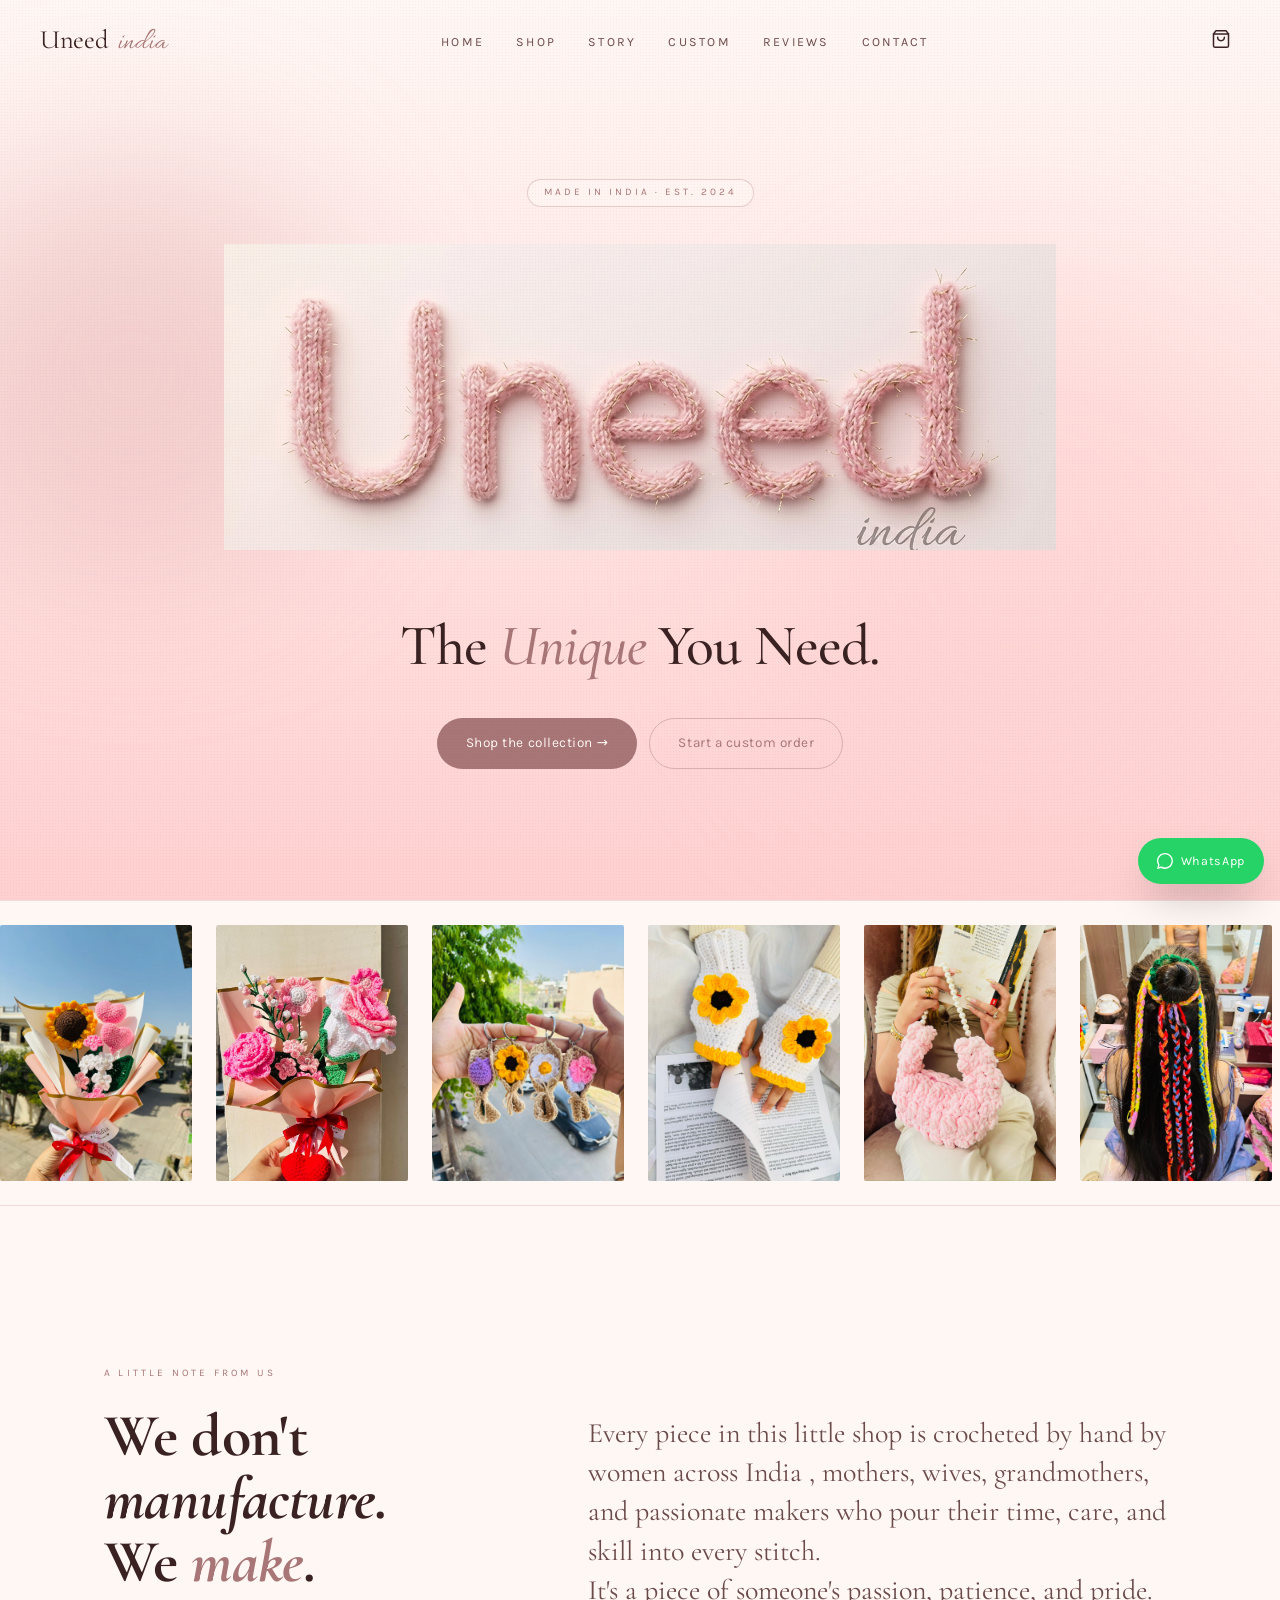
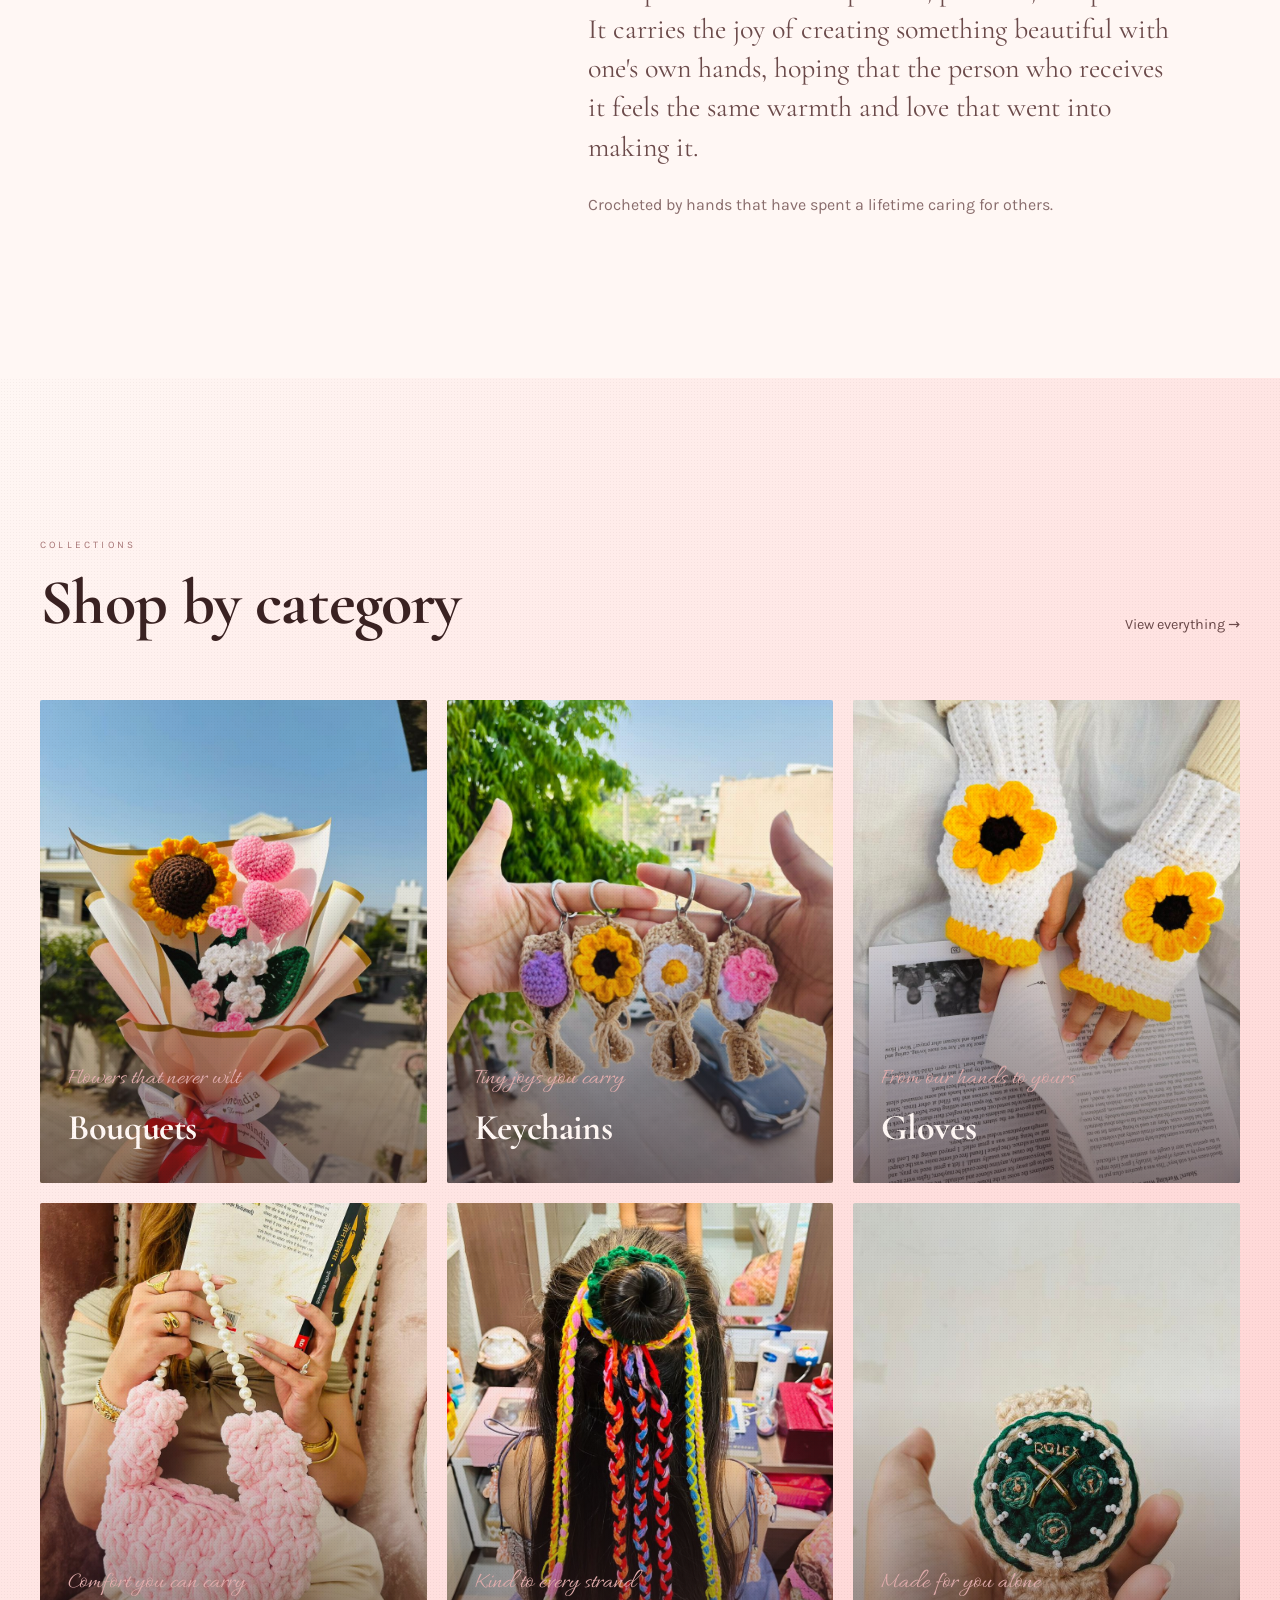
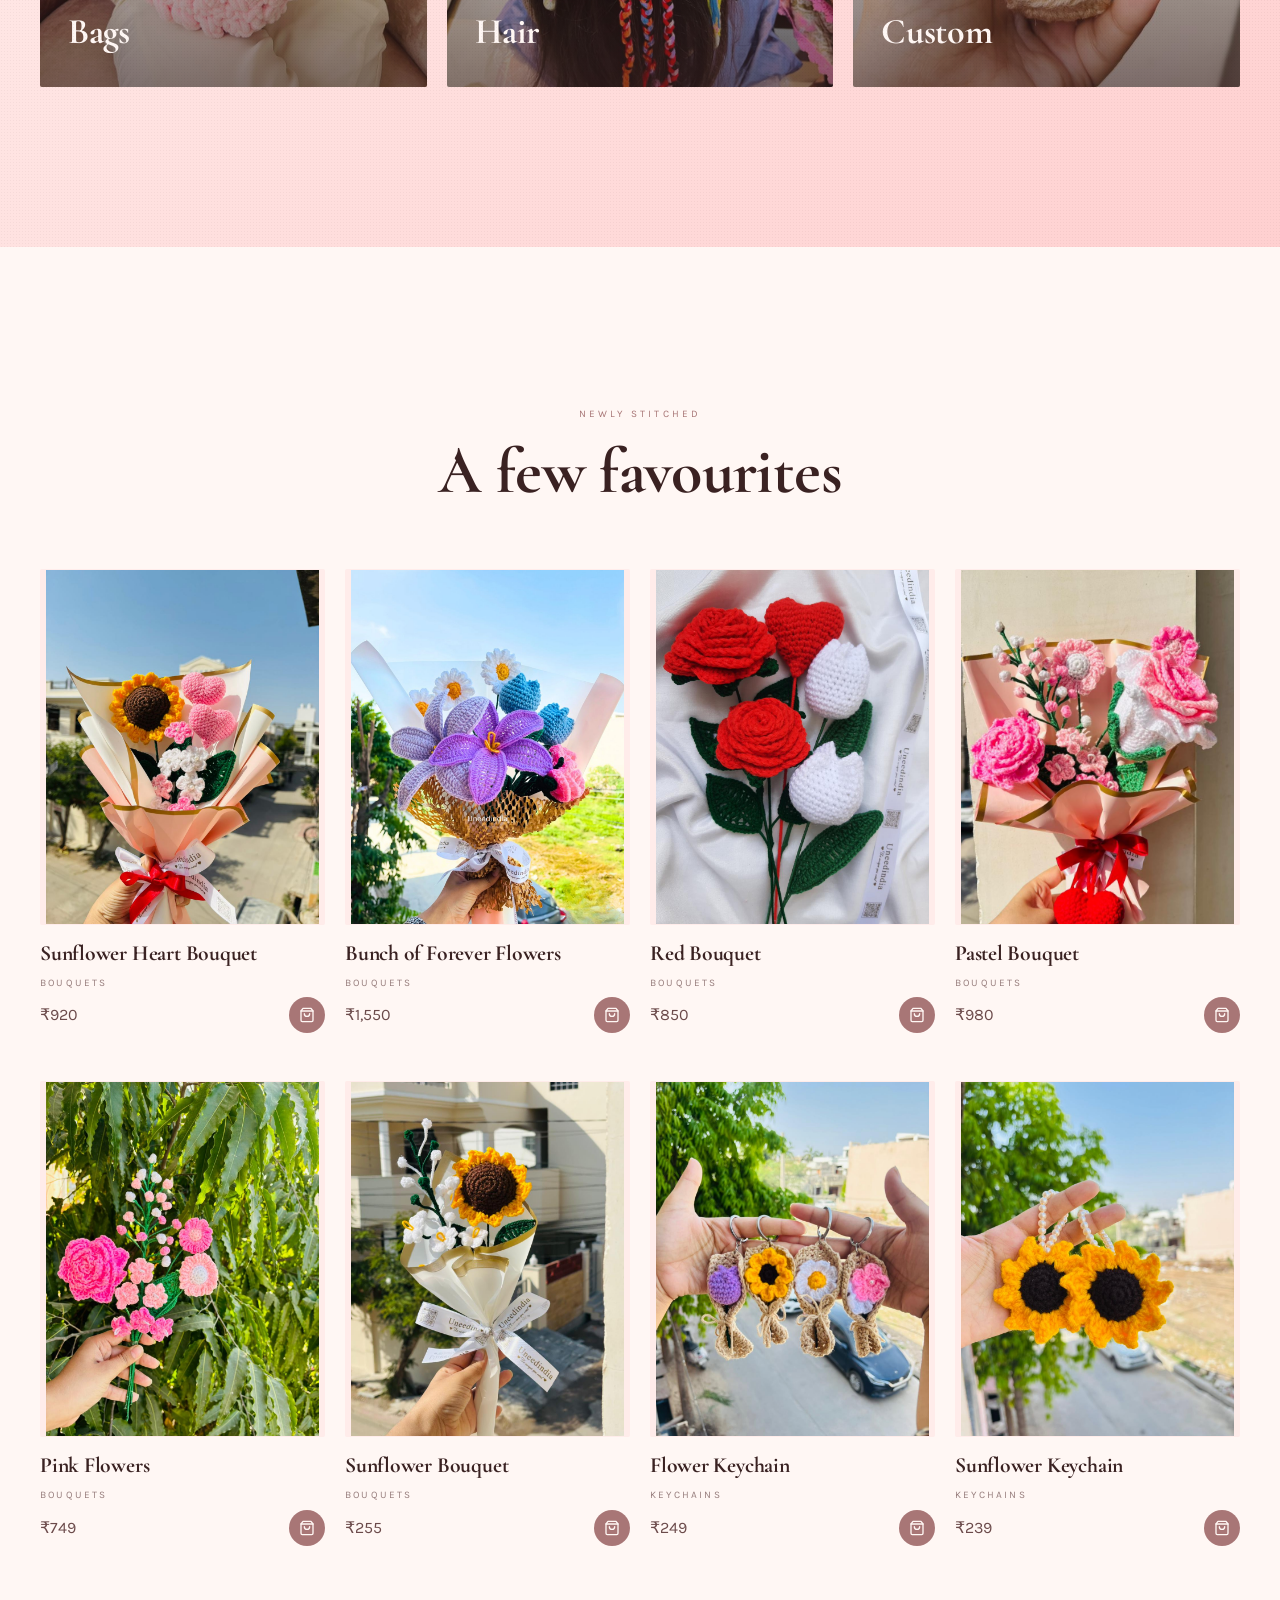
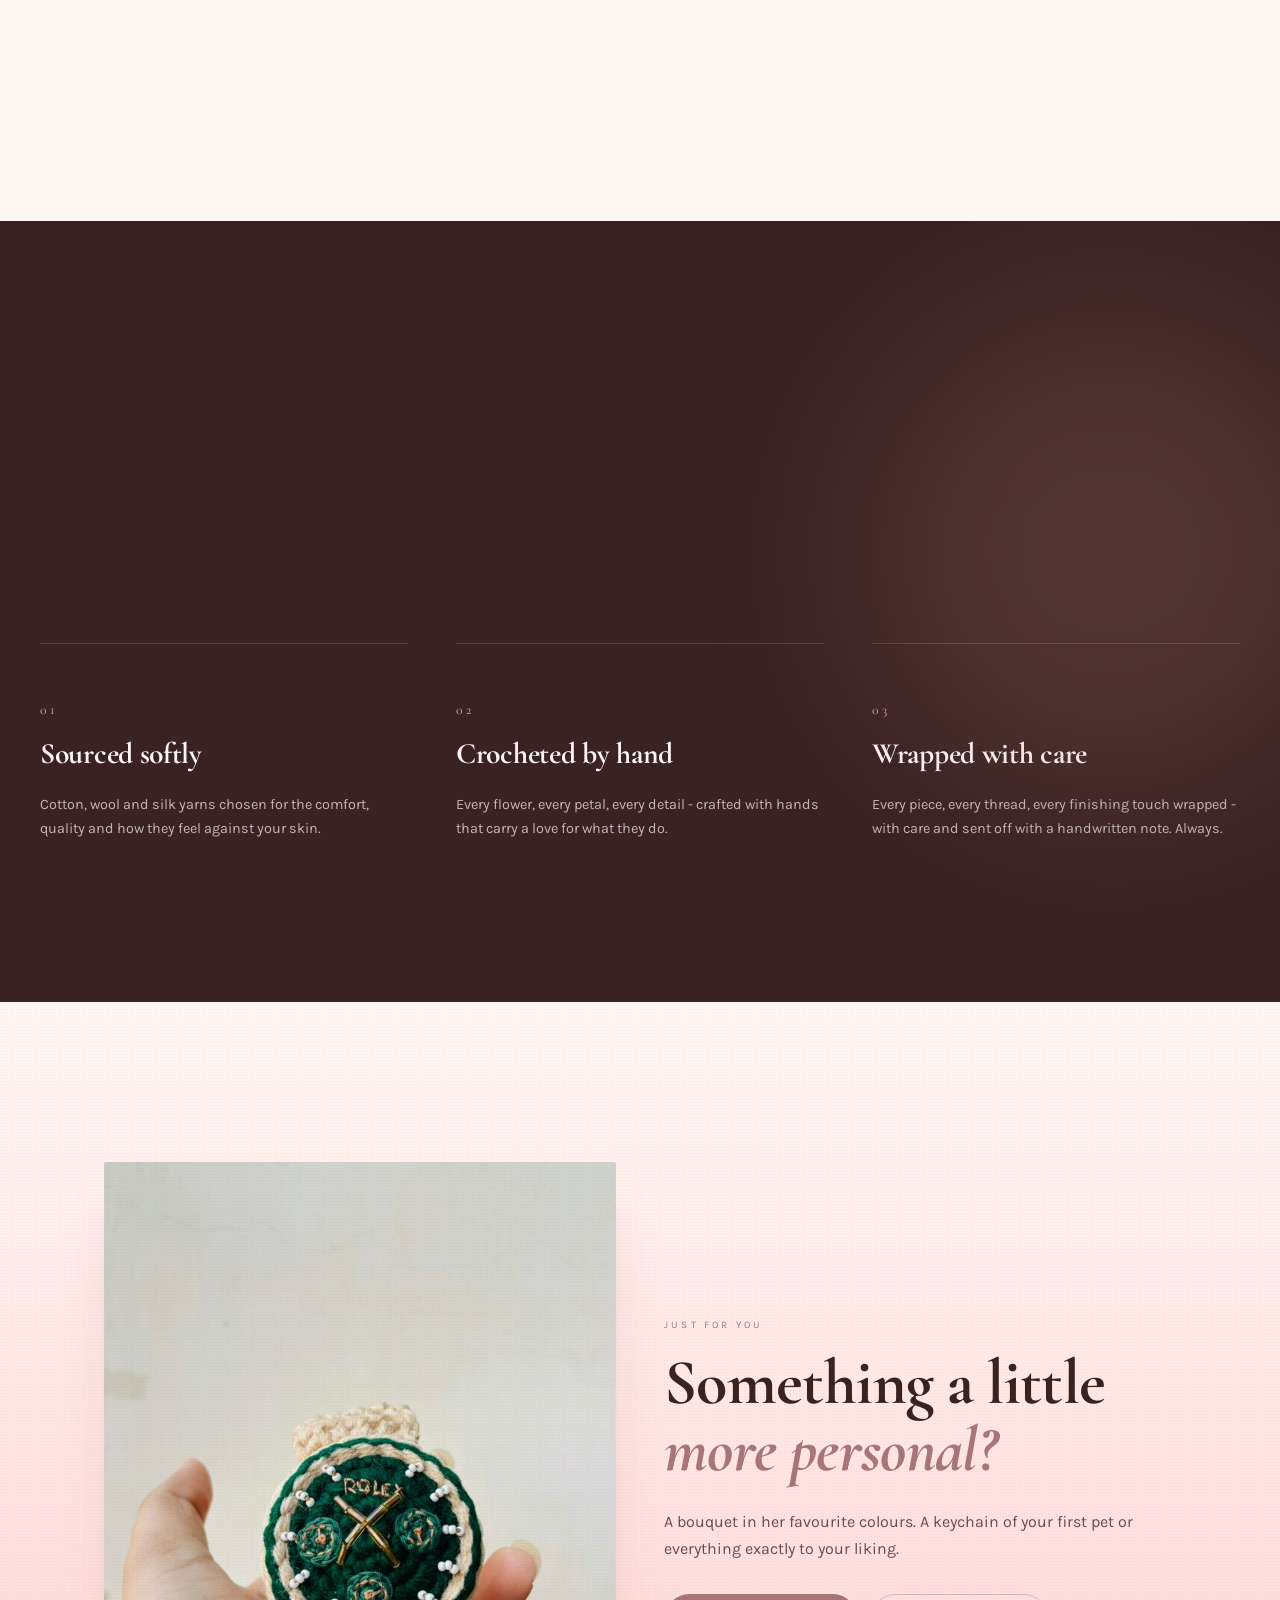
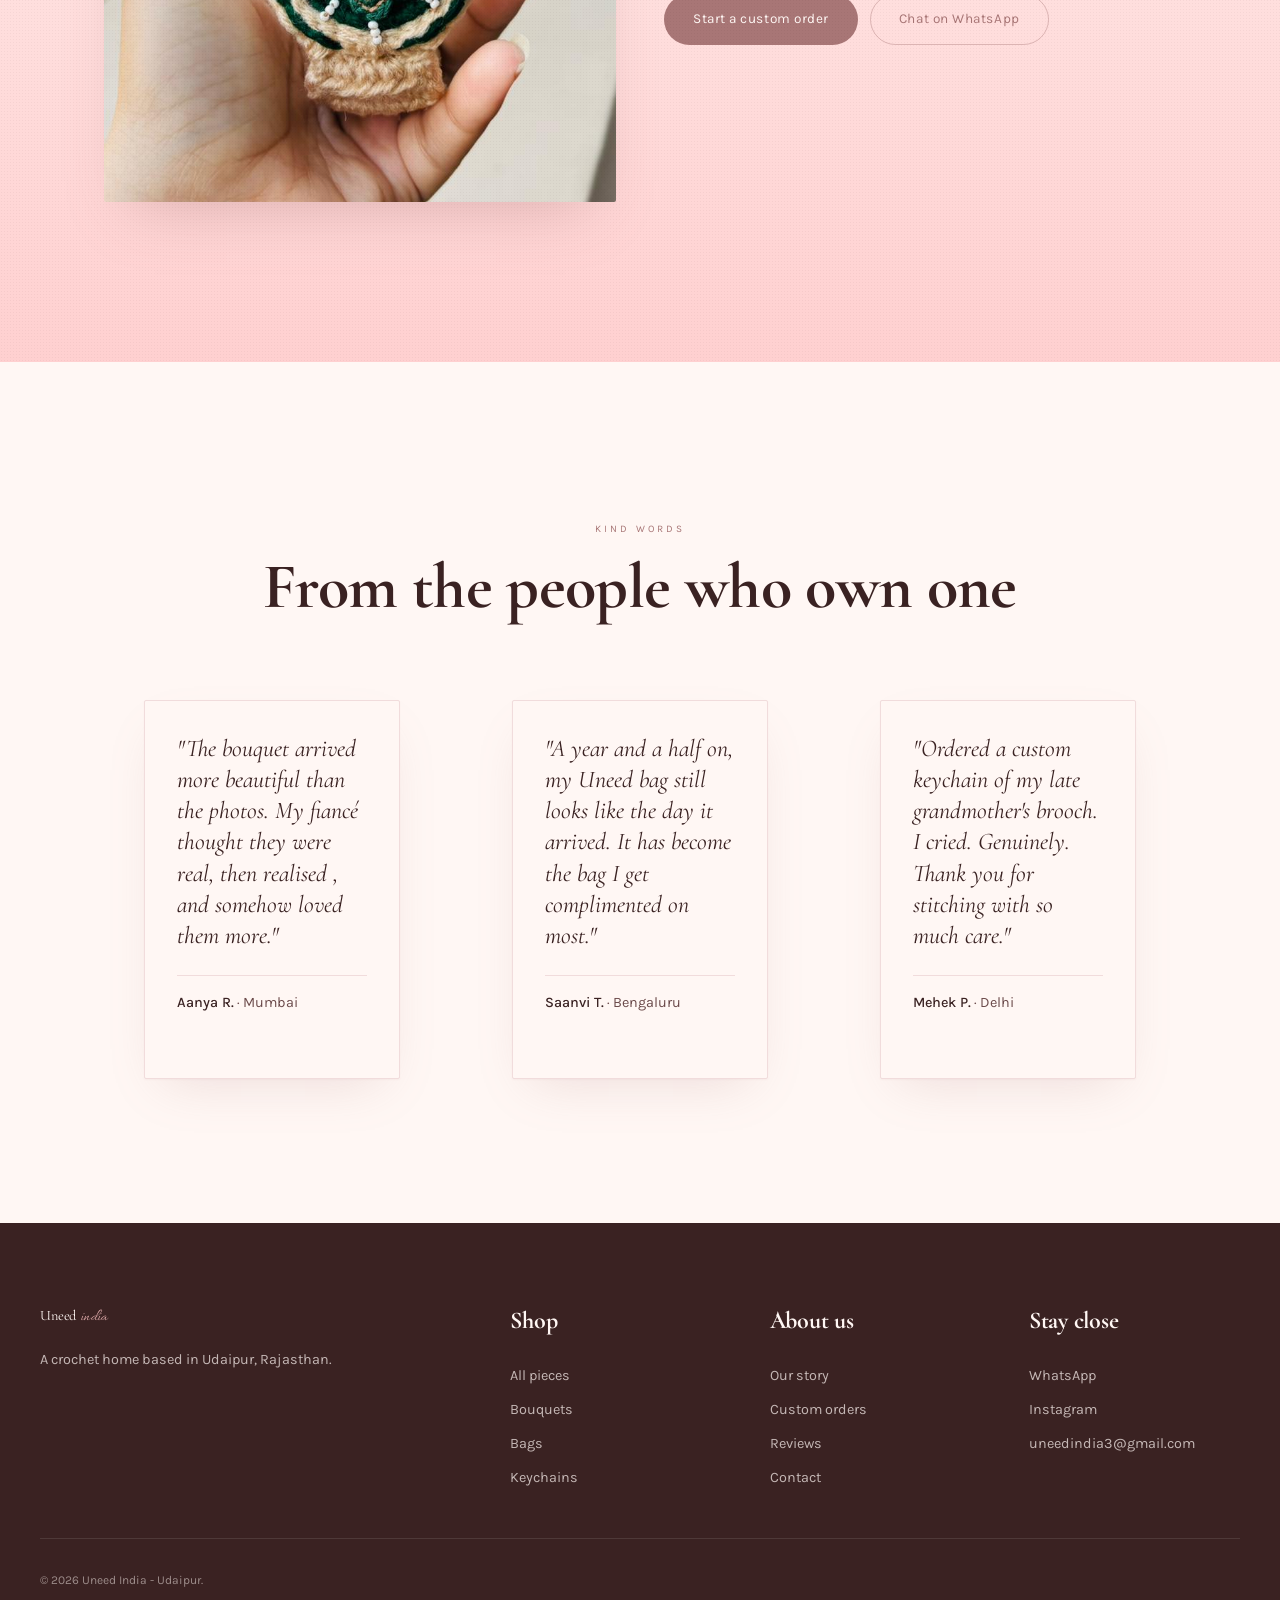
<file: index.html>
<!DOCTYPE html>
<html lang="en">
<head>
<meta charset="UTF-8">
<meta name="viewport" content="width=device-width,initial-scale=1">
<title>UneedIndia , Premium Handcrafted Crochet</title>
<meta name="description" content="Handmade crochet bouquets, bags, keychains, gloves and bespoke keepsakes , stitched slowly, one petal at a time.">
<link rel="preconnect" href="https://fonts.googleapis.com">
<link rel="preconnect" href="https://fonts.gstatic.com" crossorigin>
<link href="https://fonts.googleapis.com/css2?family=Cormorant+Garamond:ital,wght@0,400;0,500;0,600;1,400;1,500&family=Karla:wght@300;400;500;600&family=Allura&display=swap" rel="stylesheet">
<link rel="stylesheet" href="assets/css/style.css">
</head>
<body>
<header class="site-header"></header>

<!-- HERO -->
<section class="hero bg-gradient-blush grain">
 <div class="blob a"></div><div class="blob b"></div>
 <span class="hero-tag">Made in India · est. 2024</span>

 <div class="knit-stage" aria-label="Uneed , handcrafted">
 <div class="knit-frame">
 <img class="knit-img" src="assets/images/uneed-knit.png" alt="Uneed , handcrafted in India" />
 <div class="knit-veil" aria-hidden="true"></div>

 <!-- Magic wand: glides along the reveal edge, bobbing gently, trailing sparkles -->
 <div class="wand-rig" aria-hidden="true">
 <div class="wand-orbit">
 <img class="wand-img" src="assets/images/uneed-wand.png" alt="" />
 <span class="wand-spark s1"></span>
 <span class="wand-spark s2"></span>
 <span class="wand-spark s3"></span>
 <span class="wand-spark s4"></span>
 <span class="wand-spark s5"></span>
 <span class="wand-spark s6"></span>
 <span class="wand-spark star t1"></span>
 <span class="wand-spark star t2"></span>
 <span class="wand-spark star t3"></span>
 </div>
 <span class="wand-glow"></span>
 </div>
 </div>
 </div>


 <h1 class="hero-title text-balance">The <span class="accent">Unique</span> You Need.</h1>


 



 <div class="cta">
 <a href="shop.html" class="btn btn-primary">Shop the collection →</a>
 <a href="custom.html" class="btn btn-outline">Start a custom order</a>
 </div>
</section>

<!-- MARQUEE -->
<section class="marquee">
 <div class="marquee-track" id="marquee-track"></div>
</section>

<!-- EDITORIAL -->
<section class="section">
 <div class="container-sm">
 <div class="editorial">
 <div class="reveal">
 <p class="eyebrow">A Little Note From Us</p>
 <h2>We don't <span class="italic">manufacture</span>.<br>We <span class="italic" style="color:var(--rose)">make</span>.</h2>
 </div>
 <div class="reveal body">
 Every piece in this little shop is crocheted by hand by women across India , mothers, wives, grandmothers, and passionate makers who pour their time, care, and skill into every stitch. <br>
 It's a piece of someone's passion, patience, and pride. <br>It carries the joy of creating something beautiful with one's own hands, hoping that the person who receives it feels the same warmth and love that went into making it.


 <small>Crocheted by hands that have spent a lifetime caring for others. </small>
 </div>
 </div>
 </div>
</section>

<!-- CATEGORIES -->
<section class="section bg-gradient-warm grain">
 <div class="container">
 <div class="reveal" style="display:flex;justify-content:space-between;align-items:end;flex-wrap:wrap;gap:1rem;margin-bottom:4rem">
 <div>
 <p class="eyebrow">Collections</p>
 <h2 class="section-title mt-4">Shop by category</h2>
 </div>
 <a href="shop.html" style="font-size:.9rem;color:var(--clay)">View everything →</a>
 </div>
 <div class="cat-grid" id="cat-grid"></div>
 </div>
</section>

<!-- FEATURED -->
<section class="section">
 <div class="container">
 <div class="reveal text-center mb-16">
 <p class="eyebrow">Newly stitched</p>
 <h2 class="section-title mt-4">A few favourites</h2>
 </div>
 <div class="prod-grid" id="featured-grid"></div>
 <div class="reveal text-center mt-16">
 <a href="shop.html" class="btn btn-outline">View the full collection →</a>
 </div>
 </div>
</section>

<!-- PROCESS -->
<section class="dark-sec">
 <div class="blob"></div>
 <div class="container">
 <div class="reveal">
 <p class="eyebrow">The process</p>
 <h2 class="mt-4">Every little step<br><span class="accent">that makes the big final.</span></h2>
 </div>
 <div class="process-grid">
 <div class="reveal step"><div class="n">01</div><h3>Sourced softly</h3><p>Cotton, wool and silk yarns chosen for the comfort, quality and how they feel against your skin.</p></div>
 <div class="reveal step"><div class="n">02</div><h3>Crocheted by hand</h3><p>Every flower, every petal, every detail - crafted with hands that carry a love for what they do.</p></div>
 <div class="reveal step"><div class="n">03</div><h3>Wrapped with care</h3><p>Every piece, every thread, every finishing touch wrapped - with care and sent off with a handwritten note. Always.</p></div>
 </div>
 </div>
</section>

<!-- CUSTOM CTA -->
<section class="section bg-gradient-blush grain">
 <div class="container-sm">
 <div class="cta-split">
 <div class="reveal pic shadow-petal"><img src="assets/products/img26.jpeg" alt="Custom crochet piece"></div>
 <div class="reveal">
 <p class="eyebrow">Just for you</p>
 <h2 class="section-title mt-4">Something a little<br><span class="accent">more personal?</span></h2>
 <p style="margin-top:1.5rem;color:var(--clay);line-height:1.7;max-width:30rem">A bouquet in her favourite colours. A keychain of your first pet or everything exactly to your liking.</p>
 <div style="display:flex;flex-wrap:wrap;gap:.75rem;margin-top:2rem">
 <a href="custom.html" class="btn btn-primary">Start a custom order</a>
 <a href="https://wa.me/919588836494" target="_blank" rel="noreferrer" class="btn btn-outline">Chat on WhatsApp</a>
 </div>
 </div>
 </div>
 </div>
</section>

<!-- TESTIMONIALS -->
<section class="section" style="background:var(--cream)">
 <div class="container-sm">
 <div class="reveal text-center mb-16">
 <p class="eyebrow">Kind words</p>
 <h2 class="section-title mt-4">From the people who own one</h2>
 </div>
 <div class="testi-grid">
 <figure class="reveal testi"><p class="q">"The bouquet arrived more beautiful than the photos. My fiancé thought they were real, then realised , and somehow loved them more."</p><figcaption><strong>Aanya R.</strong> · Mumbai</figcaption></figure>
 <figure class="reveal testi"><p class="q">"A year and a half on, my Uneed bag still looks like the day it arrived. It has become the bag I get complimented on most."</p><figcaption><strong>Saanvi T.</strong> · Bengaluru</figcaption></figure>
 <figure class="reveal testi"><p class="q">"Ordered a custom keychain of my late grandmother's brooch. I cried. Genuinely. Thank you for stitching with so much care."</p><figcaption><strong>Mehek P.</strong> · Delhi</figcaption></figure>
 </div>
 </div>
</section>

<footer class="site-footer"></footer>
<div class="sticky-cta"></div>

<script src="assets/js/data.js"></script>
<script src="assets/js/app.js"></script>
<script>
 // marquee
 const m = document.getElementById("marquee-track");
 const imgs = [1,7,11,16,19,25,22,30,5,8,13,20];
 m.innerHTML = [...imgs, ...imgs].map(n => `<div class="tile"><img src="${IMG(n)}" alt="" loading="lazy"></div>`).join("");

 // categories
 const cg = document.getElementById("cat-grid");
 cg.innerHTML = CATEGORIES.map(c => `
 <a href="category.html?slug=${c.slug}" class="cat-card reveal">
 <img src="${IMG(c.cover)}" alt="${c.name}" loading="lazy">
 <div class="overlay"></div>
 <div class="label"><p class="tagline">${c.tagline}</p><h3>${c.name}</h3></div>
 </a>`).join("");

 // featured
 const fg = document.getElementById("featured-grid");
 PRODUCTS.slice(0, 8).forEach(p => fg.appendChild(renderProductCard(p)));
 setupReveal();
</script>
</body>
</html>
</file>
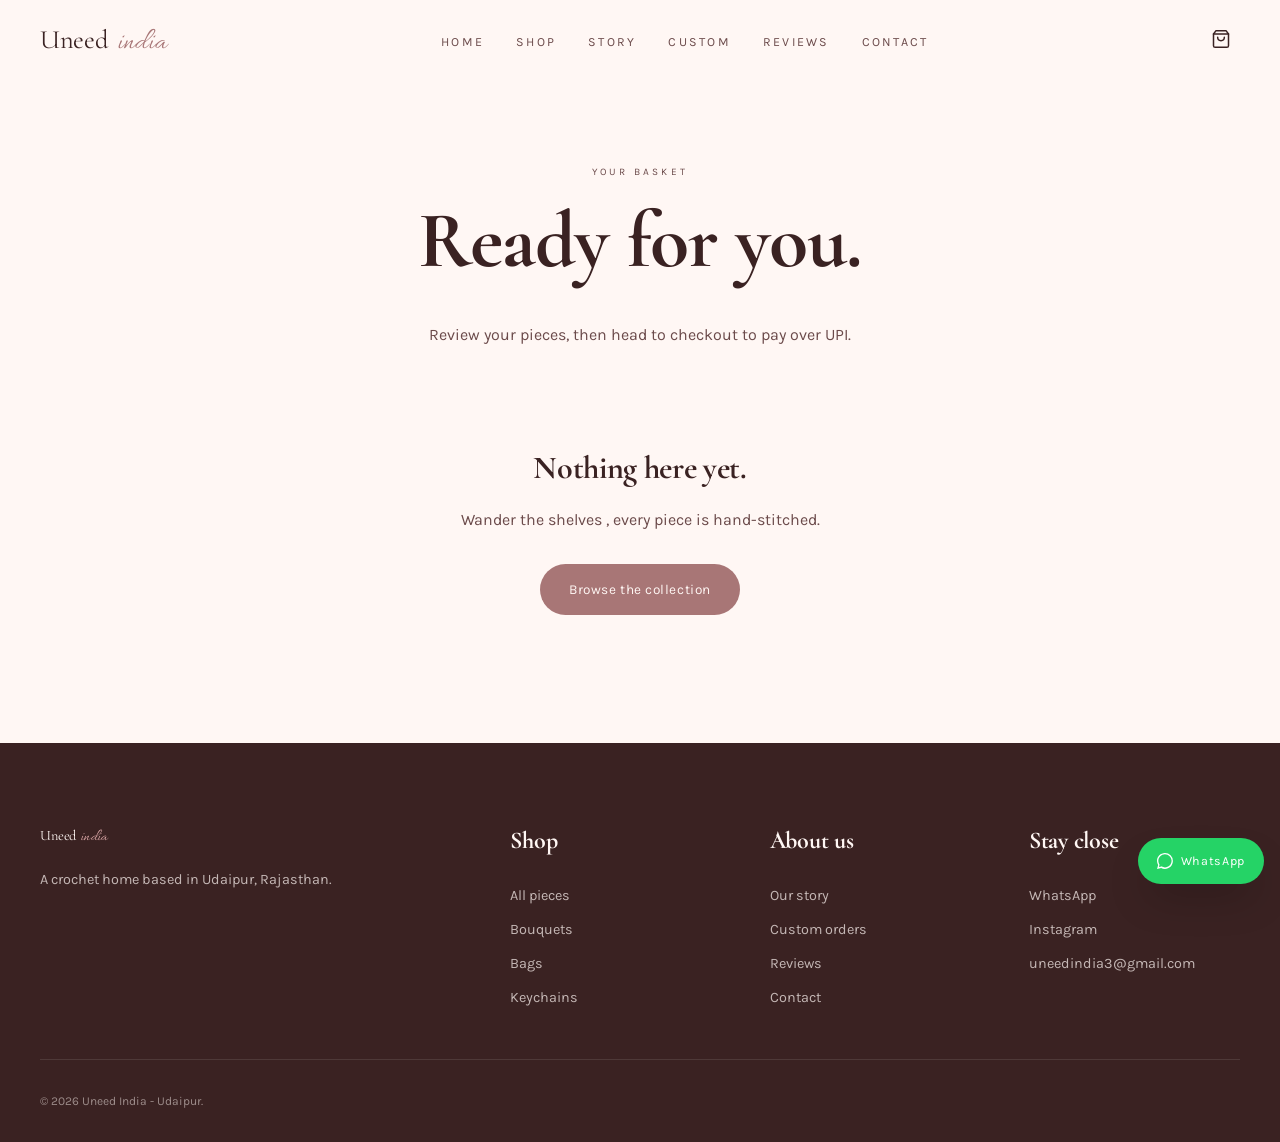
<file: cart.html>
<!DOCTYPE html>
<html lang="en">
<head>
<meta charset="UTF-8"><meta name="viewport" content="width=device-width,initial-scale=1">
<title>Your basket , UneedIndia</title>
<link rel="preconnect" href="https://fonts.googleapis.com"><link rel="preconnect" href="https://fonts.gstatic.com" crossorigin>
<link href="https://fonts.googleapis.com/css2?family=Cormorant+Garamond:ital,wght@0,400;0,500;0,600;1,400;1,500&family=Karla:wght@300;400;500;600&family=Allura&display=swap" rel="stylesheet">
<link rel="stylesheet" href="assets/css/style.css">
</head>
<body>
<header class="site-header"></header>

<section class="page-head">
  <div class="container-sm">
    <p class="eyebrow">Your basket</p>
    <h1>Ready for you.</h1>
    <p>Review your pieces, then head to checkout to pay over UPI.</p>
  </div>
</section>

<section style="padding-bottom:5rem">
  <div class="container" id="cart-root"></div>
</section>

<footer class="site-footer"></footer>
<div class="sticky-cta"></div>

<script src="assets/js/data.js"></script>
<script src="assets/js/app.js"></script>
<script>
  const fmt = n => "₹" + Number(n).toLocaleString("en-IN");
  function render(){
    const root = document.getElementById("cart-root");
    const d = Cart.detailed();
    if (!d.length){
      root.innerHTML = `<div style="text-align:center;padding:3rem 0">
        <h2 style="font-family:var(--font-display);font-size:2rem">Nothing here yet.</h2>
        <p style="margin:1rem 0 2rem;color:var(--clay)">Wander the shelves , every piece is hand-stitched.</p>
        <a href="shop.html" class="btn btn-primary">Browse the collection</a>
      </div>`; return;
    }
    root.innerHTML = `
      <div style="display:grid;gap:1rem;margin-bottom:2rem">
        ${d.map(({product:p,qty,line})=>`
          <div style="display:flex;gap:1rem;padding:1rem;background:var(--cream);border:1px solid var(--border);border-radius:6px;align-items:center">
            <a href="product.html?id=${p.id}"><img src="${IMG(p.image)}" alt="${p.name}" style="width:90px;height:90px;object-fit:cover;border-radius:4px"></a>
            <div style="flex:1">
              <a href="product.html?id=${p.id}" style="font-family:var(--font-display);font-size:1.2rem;color:var(--ink);text-decoration:none">${p.name}</a>
              <p style="font-size:.85rem;color:var(--clay);text-transform:uppercase;letter-spacing:1px">${p.category}</p>
              <div style="display:flex;gap:1rem;align-items:center;margin-top:.5rem">
                <div class="qty-pill"><button data-dec="${p.id}">−</button><span>${qty}</span><button data-inc="${p.id}">+</button></div>
                <strong>${fmt(line)}</strong>
                <button data-rem="${p.id}" style="margin-left:auto;background:none;border:none;color:var(--clay);cursor:pointer">Remove</button>
              </div>
            </div>
          </div>`).join("")}
      </div>
      <div style="display:flex;justify-content:space-between;align-items:baseline;border-top:1px solid var(--border);padding-top:1.5rem;margin-bottom:1.5rem">
        <span class="eyebrow">Subtotal</span>
        <span style="font-family:var(--font-display);font-size:2rem">${fmt(Cart.subtotal())}</span>
      </div>
      <div style="display:flex;gap:.75rem;flex-wrap:wrap;justify-content:center">
        <a href="checkout.html" class="btn btn-primary">Proceed to checkout →</a>
        <a href="shop.html" class="btn btn-outline">Keep browsing</a>
      </div>`;
    root.querySelectorAll("[data-inc]").forEach(b=>b.onclick=()=>{const id=b.dataset.inc;const it=Cart.items.find(i=>i.id===id);Cart.setQty(id,(it?.qty||0)+1);});
    root.querySelectorAll("[data-dec]").forEach(b=>b.onclick=()=>{const id=b.dataset.dec;const it=Cart.items.find(i=>i.id===id);Cart.setQty(id,(it?.qty||0)-1);});
    root.querySelectorAll("[data-rem]").forEach(b=>b.onclick=()=>Cart.remove(b.dataset.rem));
  }
  Cart.on(render);
</script>
</body>
</html>
</file>
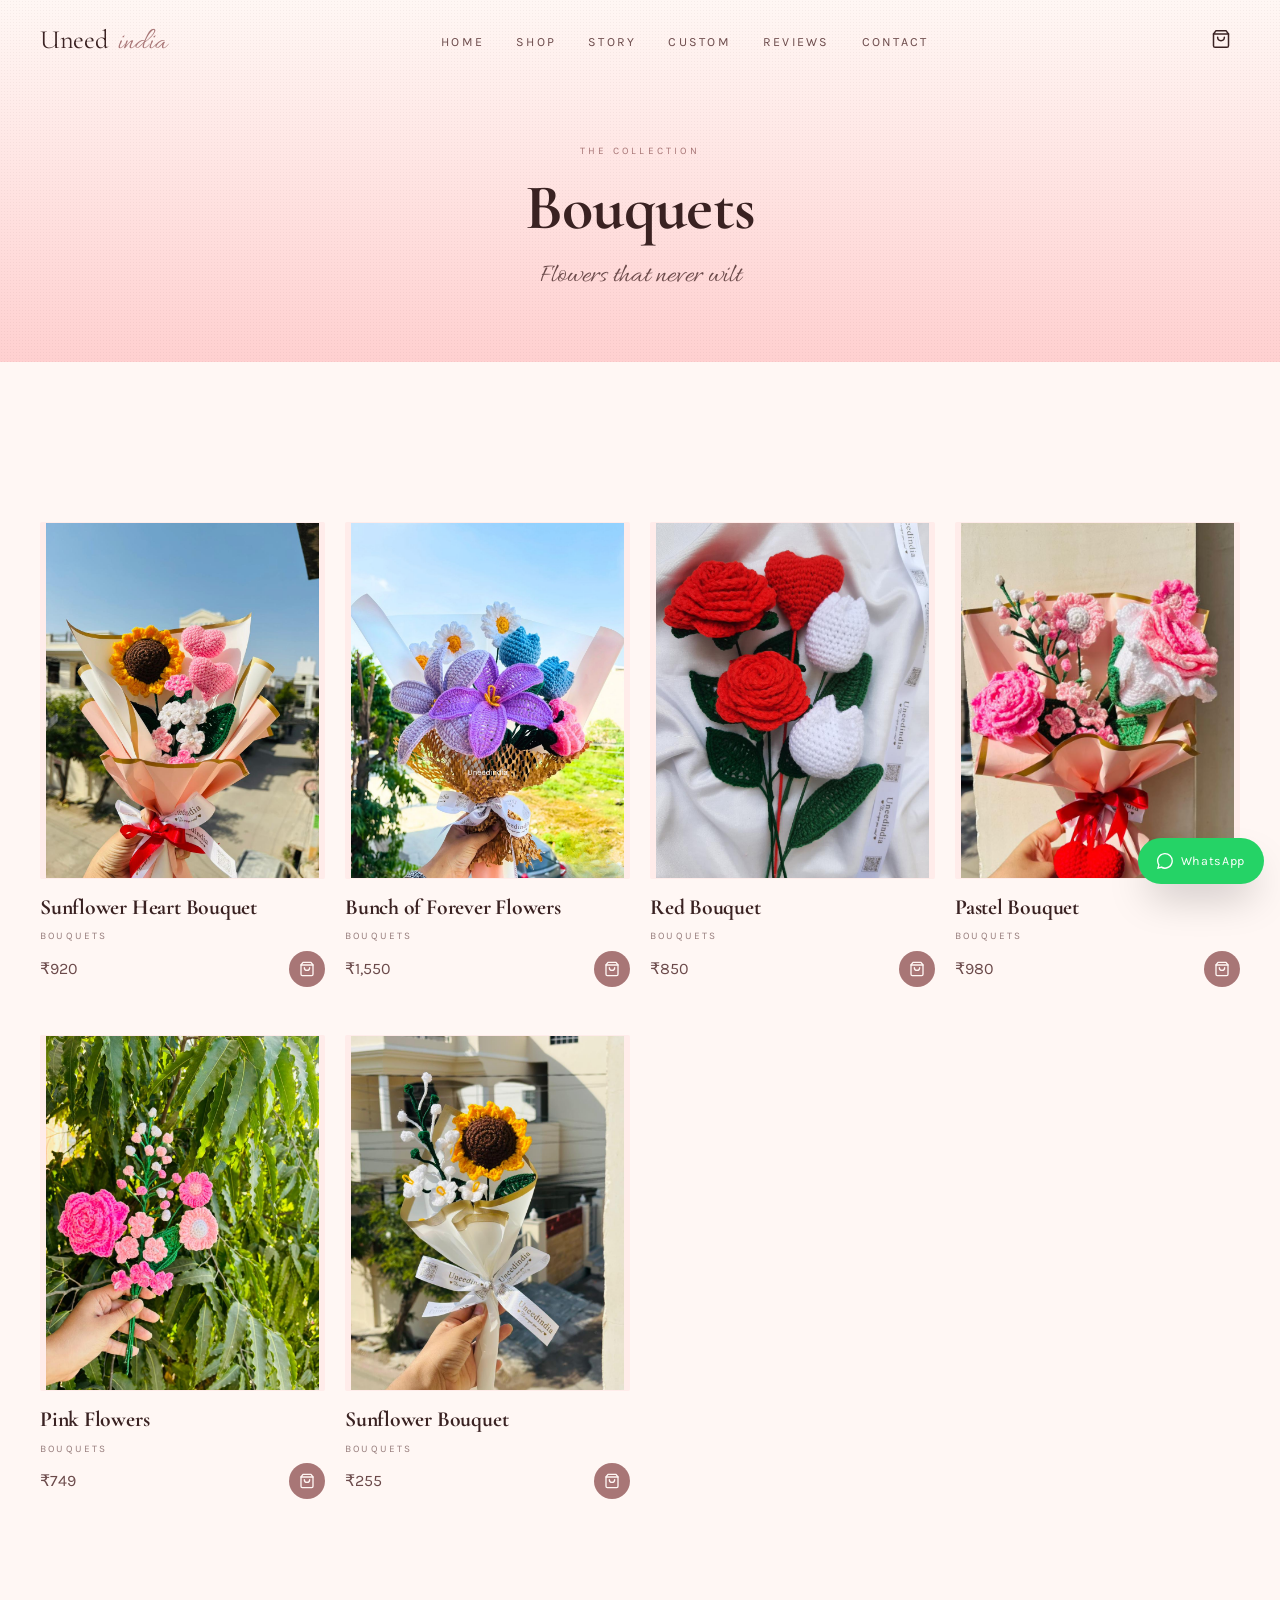
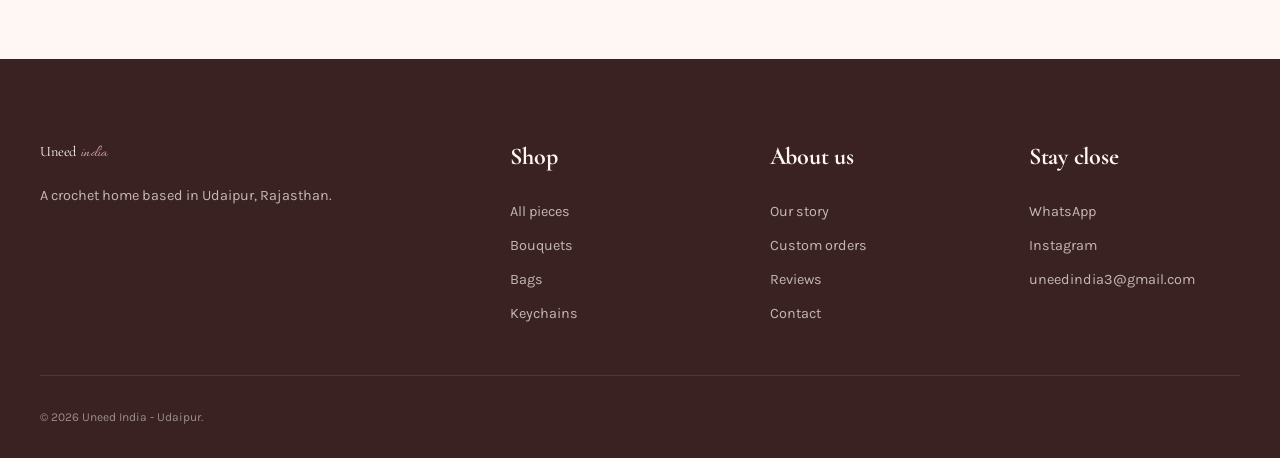
<file: category.html>
<!DOCTYPE html>
<html lang="en">
<head>
<meta charset="UTF-8"><meta name="viewport" content="width=device-width,initial-scale=1">
<title>Category , UneedIndia</title>
<link rel="preconnect" href="https://fonts.googleapis.com"><link rel="preconnect" href="https://fonts.gstatic.com" crossorigin>
<link href="https://fonts.googleapis.com/css2?family=Cormorant+Garamond:ital,wght@0,400;0,500;0,600;1,400;1,500&family=Karla:wght@300;400;500;600&family=Allura&display=swap" rel="stylesheet">
<link rel="stylesheet" href="assets/css/style.css">
</head>
<body>
<header class="site-header"></header>

<section class="bg-gradient-blush grain" style="padding:9rem 0 4rem">
 <div class="container-sm text-center reveal">
 <p class="eyebrow" id="cat-eyebrow">Collection</p>
 <h1 id="cat-name" style="font-size:4rem;margin-top:1rem;line-height:1.02"></h1>
 <p id="cat-tag" style="margin-top:1rem;color:var(--clay);font-family:var(--font-script);font-size:1.75rem"></p>
 </div>
</section>

<section class="section">
 <div class="container">
 <div class="prod-grid" id="cat-grid"></div>
 <p id="empty" class="text-center" style="display:none;color:var(--clay);padding:4rem 0">Nothing here yet. <a href="shop.html" style="color:var(--rose)">Browse everything →</a></p>
 </div>
</section>

<footer class="site-footer"></footer>
<div class="sticky-cta"></div>

<script src="assets/js/data.js"></script>
<script src="assets/js/app.js"></script>
<script>
 const slug = new URLSearchParams(location.search).get("slug");
 const cat = CATEGORIES.find(c => c.slug === slug) || CATEGORIES[0];
 document.title = `${cat.name} , UneedIndia`;
 document.getElementById("cat-eyebrow").textContent = "The collection";
 document.getElementById("cat-name").textContent = cat.name;
 document.getElementById("cat-tag").textContent = cat.tagline;
 const items = PRODUCTS.filter(p => p.category === cat.slug);
 const g = document.getElementById("cat-grid");
 if (items.length === 0) document.getElementById("empty").style.display = "block";
 items.forEach(p => g.appendChild(renderProductCard(p)));
 setupReveal();
</script>
</body>
</html>
</file>
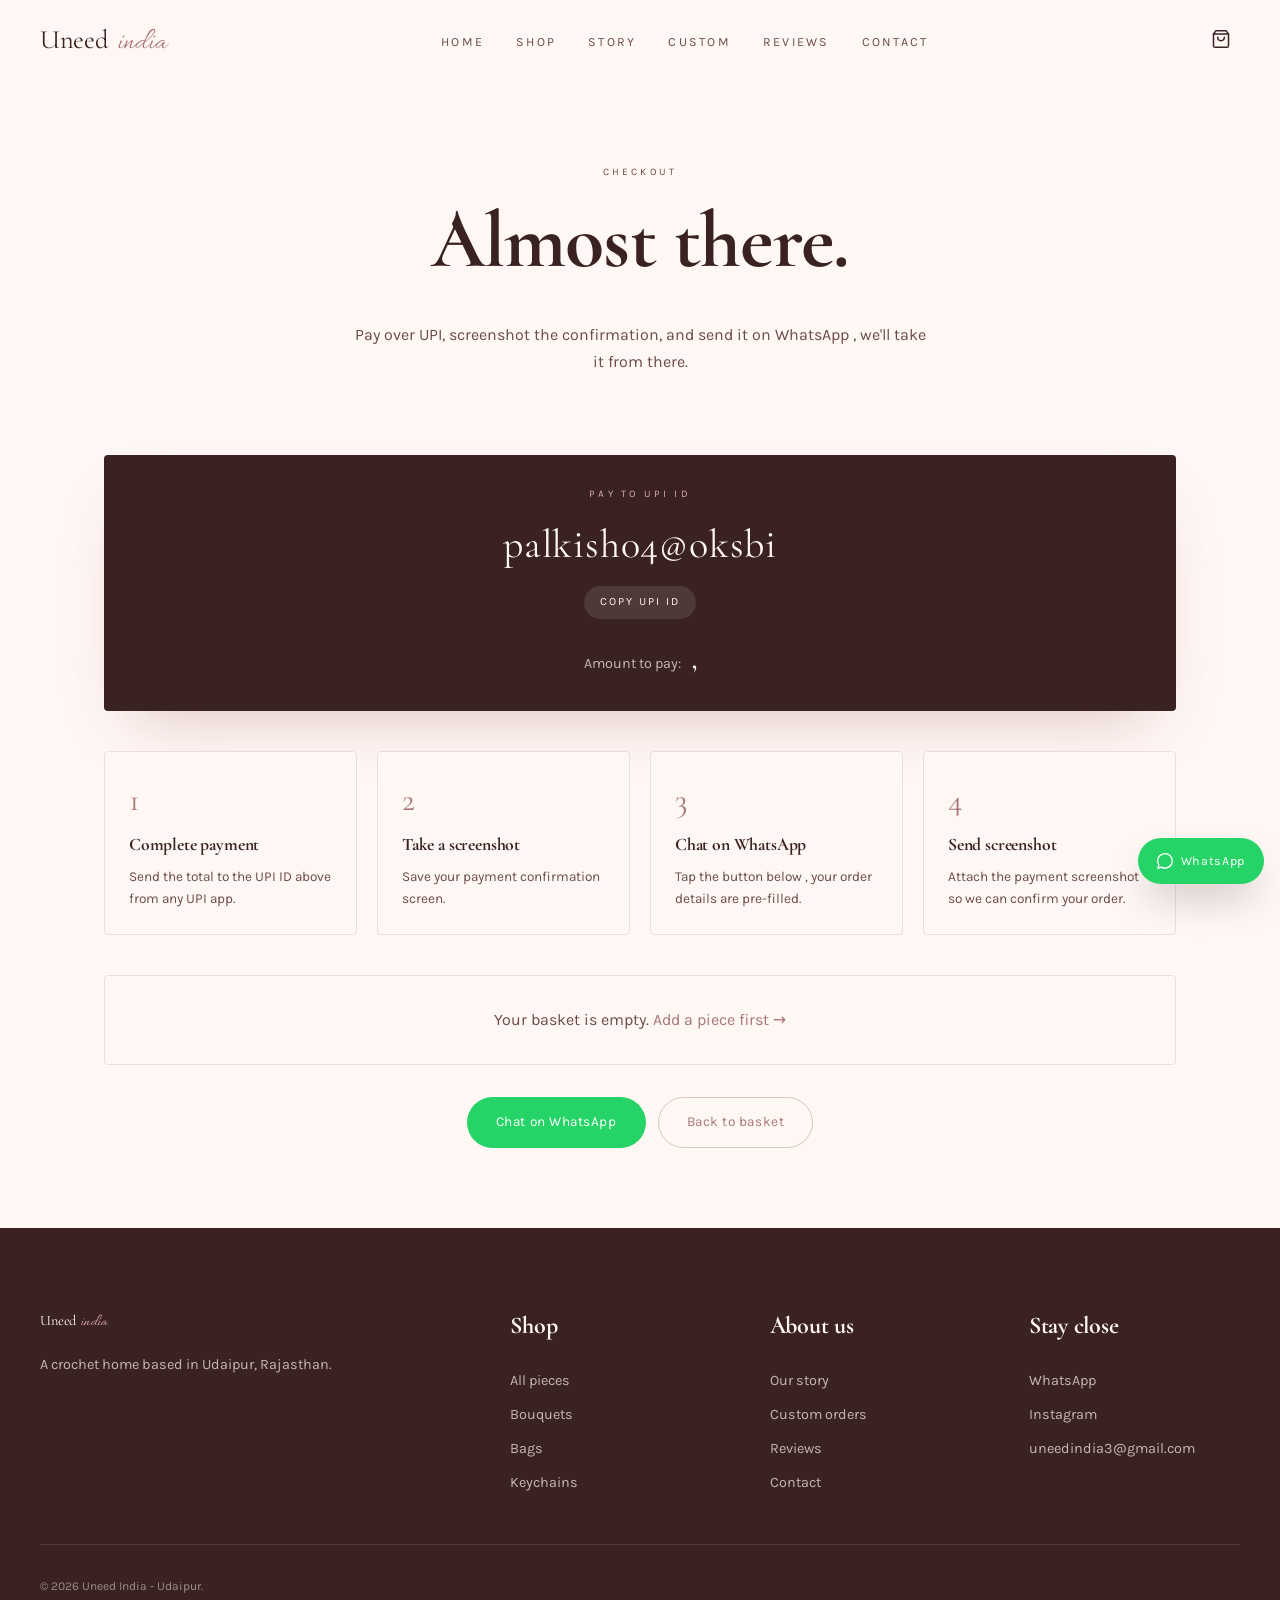
<file: checkout.html>
<!DOCTYPE html>
<html lang="en">
<head>
<meta charset="UTF-8"><meta name="viewport" content="width=device-width,initial-scale=1">
<title>Checkout , UneedIndia</title>
<link rel="preconnect" href="https://fonts.googleapis.com"><link rel="preconnect" href="https://fonts.gstatic.com" crossorigin>
<link href="https://fonts.googleapis.com/css2?family=Cormorant+Garamond:ital,wght@0,400;0,500;0,600;1,400;1,500&family=Karla:wght@300;400;500;600&family=Allura&display=swap" rel="stylesheet">
<link rel="stylesheet" href="assets/css/style.css">
</head>
<body>
<header class="site-header"></header>

<section class="page-head">
 <div class="container-sm">
 <p class="eyebrow">Checkout</p>
 <h1>Almost there.</h1>
 <p>Pay over UPI, screenshot the confirmation, and send it on WhatsApp , we'll take it from there.</p>
 </div>
</section>

<section style="padding-bottom:5rem">
 <div class="container-sm">
 <div class="upi-box">
 <p class="eyebrow">Pay to UPI ID</p>
 <p class="upi" id="upi-id">palkish04@oksbi</p>
 <button class="copy" id="copy-upi">Copy UPI ID</button>
 <p style="margin-top:1.5rem;font-size:.9rem;color:rgba(255,247,244,.7)">Amount to pay: <strong id="amount" style="font-family:var(--font-display);font-size:1.5rem;color:var(--cream);margin-left:.5rem">,</strong></p>
 </div>

 <div class="steps">
 <div class="step"><div class="n">1</div><h4>Complete payment</h4><p>Send the total to the UPI ID above from any UPI app.</p></div>
 <div class="step"><div class="n">2</div><h4>Take a screenshot</h4><p>Save your payment confirmation screen.</p></div>
 <div class="step"><div class="n">3</div><h4>Chat on WhatsApp</h4><p>Tap the button below , your order details are pre-filled.</p></div>
 <div class="step"><div class="n">4</div><h4>Send screenshot</h4><p>Attach the payment screenshot so we can confirm your order.</p></div>
 </div>

 <div id="summary" style="background:var(--cream);border:1px solid var(--border);border-radius:4px;padding:2rem;margin-bottom:2rem"></div>

 <div style="display:flex;flex-wrap:wrap;gap:.75rem;justify-content:center">
 <a id="wa" class="btn btn-whatsapp" target="_blank" rel="noreferrer">Chat on WhatsApp</a>
 <a href="cart.html" class="btn btn-outline">Back to basket</a>
 </div>
 </div>
</section>

<footer class="site-footer"></footer>
<div class="sticky-cta"></div>

<script src="assets/js/data.js"></script>
<script src="assets/js/app.js"></script>
<script>
 const fmt = n => "₹" + Number(n).toLocaleString("en-IN");
 function render(){
 const d = Cart.detailed();
 const total = Cart.subtotal();
 document.getElementById("amount").textContent = d.length ? fmt(total) : ",";
 const sum = document.getElementById("summary");
 if (!d.length){
 sum.innerHTML = `<p style="text-align:center;color:var(--clay)">Your basket is empty. <a href="shop.html" style="color:var(--rose)">Add a piece first →</a></p>`;
 } else {
 sum.innerHTML = `<h3 style="font-size:1.4rem;margin-bottom:1.25rem">Your order</h3>
 ${d.map(x=>`<div style="display:flex;justify-content:space-between;padding:.5rem 0;border-bottom:1px solid var(--border)"><span>${x.product.name} × ${x.qty}</span><span>${fmt(x.line)}</span></div>`).join("")}
 <div style="display:flex;justify-content:space-between;font-family:var(--font-display);font-size:1.5rem;margin-top:1rem"><span>Total</span><span>${fmt(total)}</span></div>`;
 }
 document.getElementById("wa").href = waLink(buildOrderMessage());
 }
 Cart.on(render);
 document.getElementById("copy-upi").onclick = async () => {
 try { await navigator.clipboard.writeText("palkish04@oksbi"); 
 const b = document.getElementById("copy-upi"); const t=b.textContent;
 b.textContent="Copied!"; setTimeout(()=>b.textContent=t,1500);
 } catch {}
 };
</script>
</body>
</html>
</file>
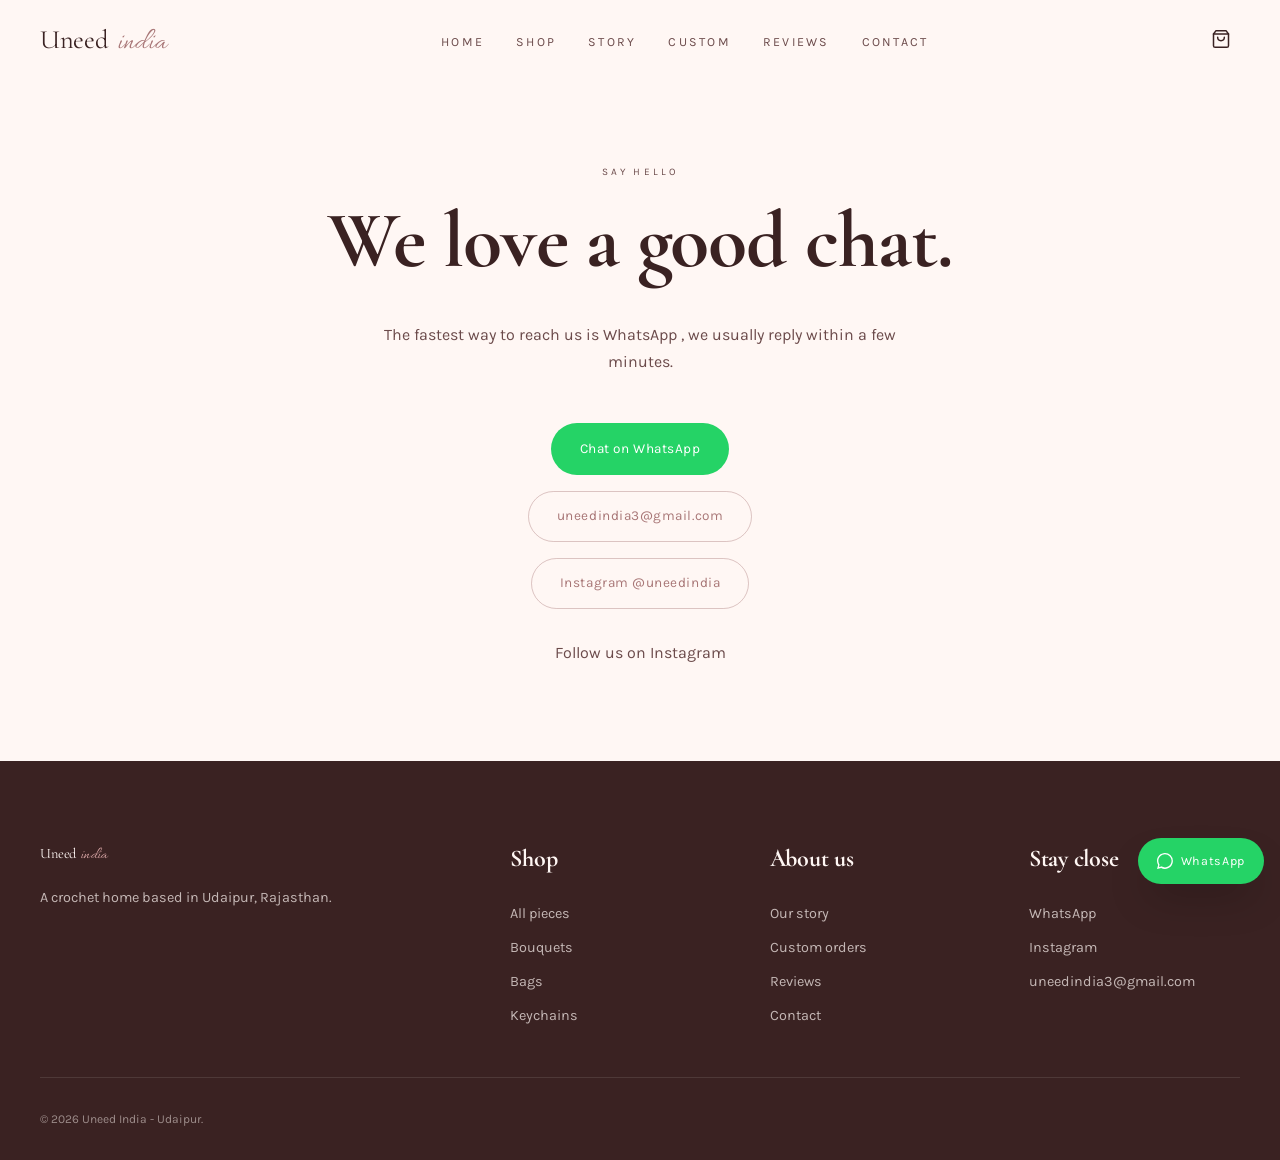
<file: contact.html>
<!DOCTYPE html>
<html lang="en">
<head>
<meta charset="UTF-8"><meta name="viewport" content="width=device-width,initial-scale=1">
<title>Contact , UneedIndia</title>
<link rel="preconnect" href="https://fonts.googleapis.com"><link rel="preconnect" href="https://fonts.gstatic.com" crossorigin>
<link href="https://fonts.googleapis.com/css2?family=Cormorant+Garamond:ital,wght@0,400;0,500;0,600;1,400;1,500&family=Karla:wght@300;400;500;600&family=Allura&display=swap" rel="stylesheet">
<link rel="stylesheet" href="assets/css/style.css">
</head>
<body>
<header class="site-header"></header>
<section class="page-head">
 <div class="container-sm">
 <p class="eyebrow">Say hello</p>
 <h1>We love a good chat.</h1>
 <p>The fastest way to reach us is WhatsApp , we usually reply within a few minutes.</p>
 </div>
</section>

<section style="padding-bottom:6rem">
 <div class="container-sm" style="display:flex;flex-direction:column;align-items:center;gap:1rem">
<a href="https://wa.me/919588836494?text=Hello%20Uneed" target="_blank" rel="noreferrer" class="btn btn-whatsapp">Chat on WhatsApp</a>
 <a href="mailto:uneedindia3@gmail.com" class="btn btn-outline">uneedindia3@gmail.com</a>
 <a href="https://www.instagram.com/uneedindia?igsh=MXZ4dXR0M3kzOWgwag==" target="_blank" rel="noreferrer" class="btn btn-outline">Instagram @uneedindia</a>
 <p style="color:var(--clay);margin-top:1rem">Follow us on Instagram</p>
 </div>
</section>

<footer class="site-footer"></footer>
<div class="sticky-cta"></div>
<script src="assets/js/data.js"></script>
<script src="assets/js/app.js"></script>
</body>
</html>
</file>
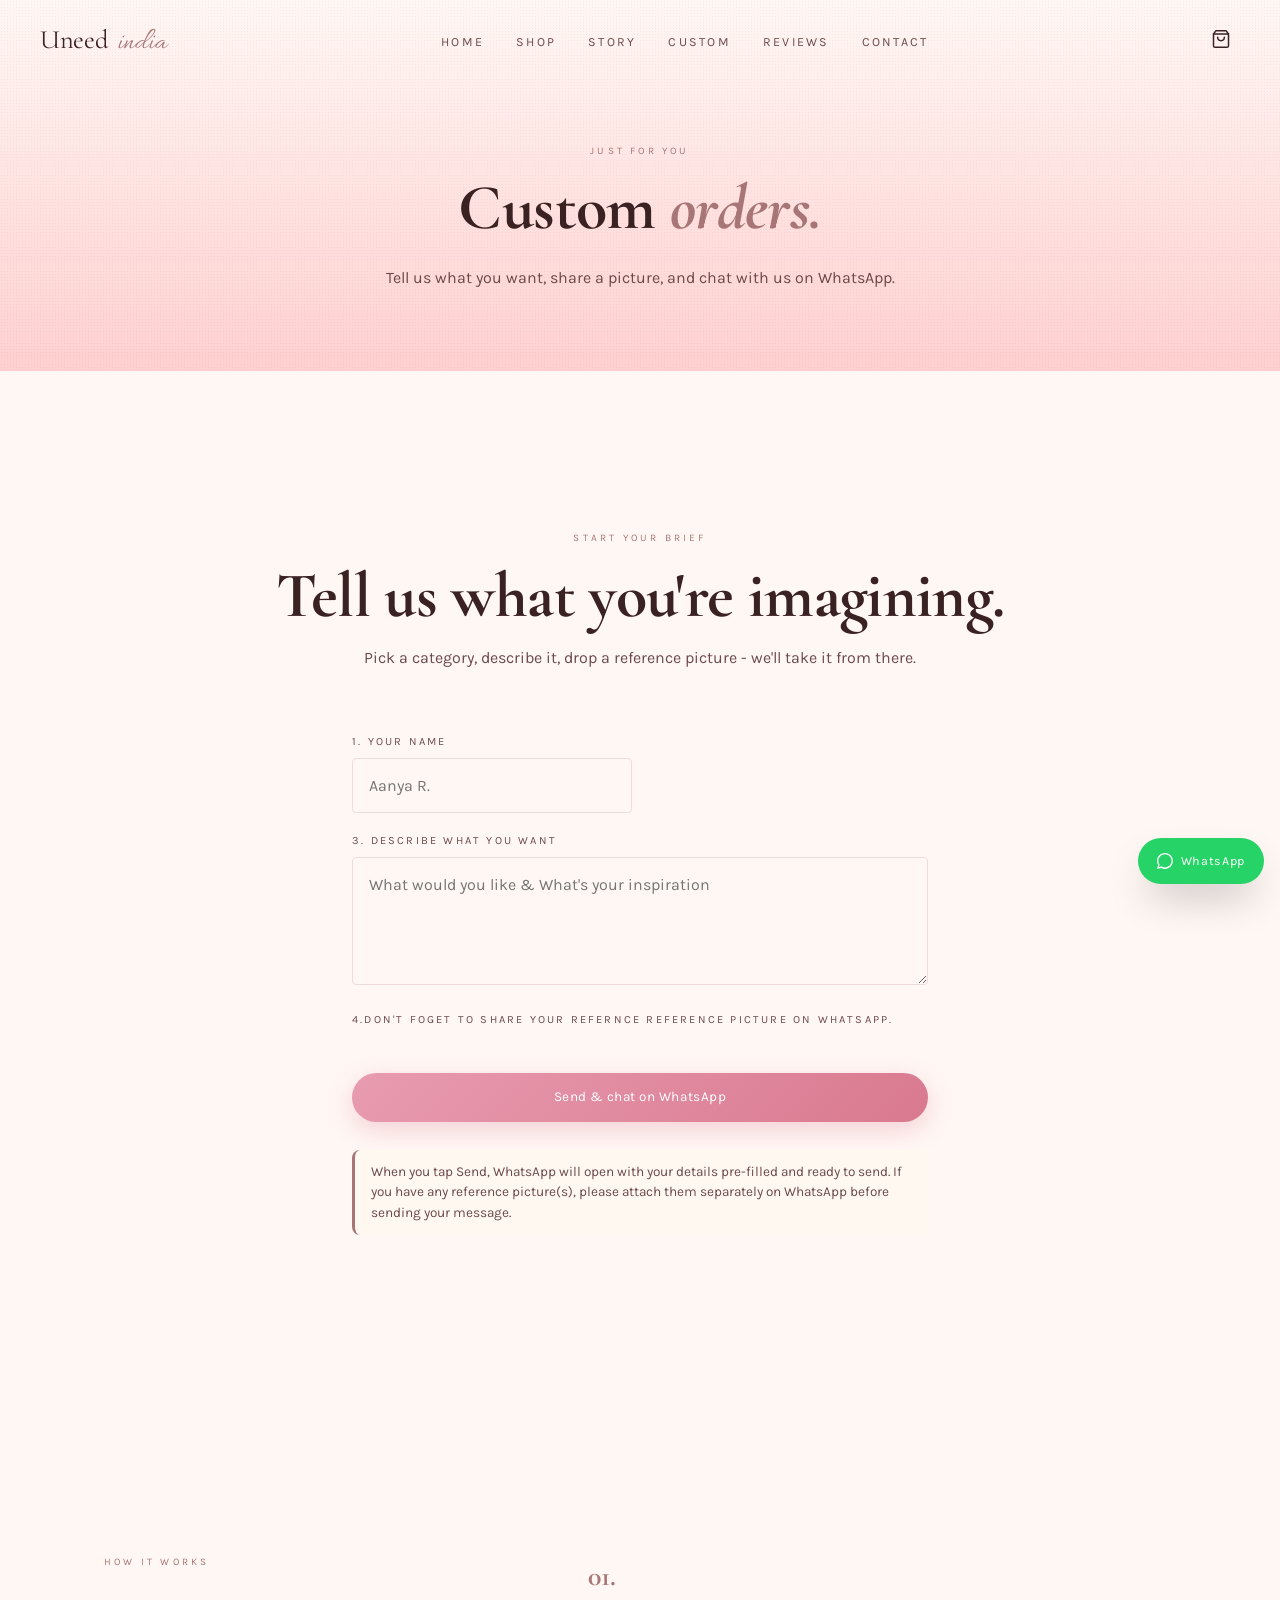
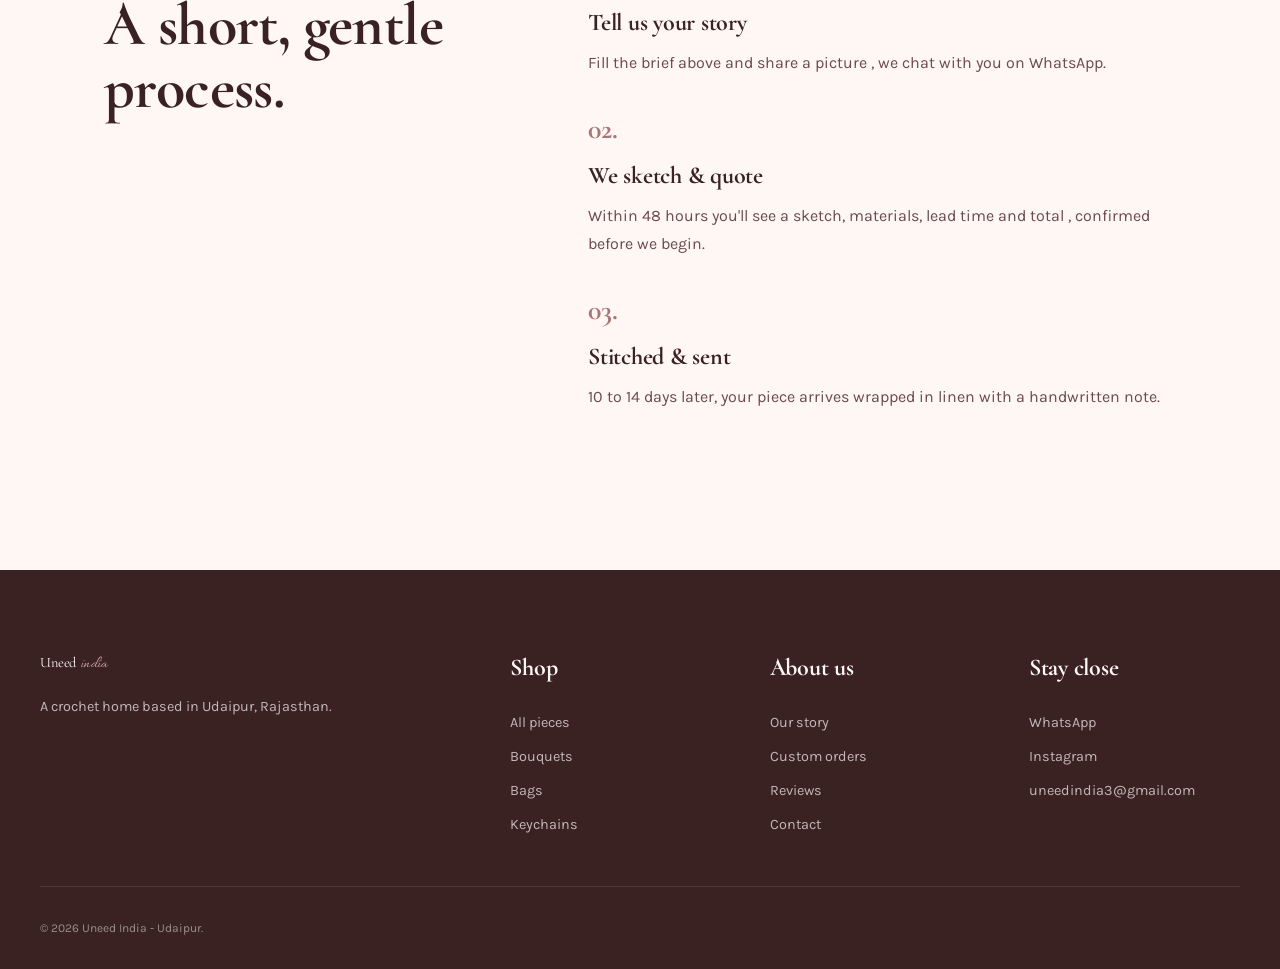
<file: custom.html>
<!DOCTYPE html>
<html lang="en">
<head>
<meta charset="UTF-8"><meta name="viewport" content="width=device-width,initial-scale=1">
<title>Custom Orders , UneedIndia</title>
<link rel="preconnect" href="https://fonts.googleapis.com"><link rel="preconnect" href="https://fonts.gstatic.com" crossorigin>
<link href="https://fonts.googleapis.com/css2?family=Cormorant+Garamond:ital,wght@0,400;0,500;0,600;1,400;1,500&family=Karla:wght@300;400;500;600&family=Allura&display=swap" rel="stylesheet">
<link rel="stylesheet" href="assets/css/style.css">
<style>
 .cat-grid{display:grid;grid-template-columns:repeat(auto-fit,minmax(160px,1fr));gap:1rem;margin-top:1.5rem}
 .cat-chip{cursor:pointer;border:1.5px solid #e8d8df;background:#fff;border-radius:18px;padding:1.25rem 1rem;text-align:center;transition:all .25s ease;font-family:var(--font-display);font-size:1.1rem;color:var(--ink)}
 .cat-chip:hover{border-color:var(--rose);transform:translateY(-2px);box-shadow:0 8px 24px rgba(217,121,143,.15)}
 .cat-chip.active{background:linear-gradient(135deg,#fff5f8,#ffe8ef);border-color:var(--rose);color:var(--rose);box-shadow:0 6px 20px rgba(217,121,143,.2)}
 .cat-chip .ico{display:block;font-size:1.6rem;margin-bottom:.4rem}
 .img-drop{border:2px dashed #e8c8d4;border-radius:18px;padding:2rem 1rem;text-align:center;background:#fffafc;cursor:pointer;transition:all .25s ease}
 .img-drop:hover{border-color:var(--rose);background:#fff5f8}
 .img-drop input{display:none}
 .img-preview{display:flex;flex-wrap:wrap;gap:.75rem;margin-top:1rem}
 .img-preview .pv{position:relative;width:90px;height:90px;border-radius:12px;overflow:hidden;box-shadow:0 4px 12px rgba(0,0,0,.08)}
 .img-preview .pv img{width:100%;height:100%;object-fit:cover}
 .img-preview .pv button{position:absolute;top:4px;right:4px;width:22px;height:22px;border-radius:50%;border:none;background:rgba(0,0,0,.6);color:#fff;cursor:pointer;font-size:.8rem;line-height:1}
 .form-row{display:grid;grid-template-columns:1fr 1fr;gap:1rem}
 @media(max-width:600px){.form-row{grid-template-columns:1fr}}
 .wa-note{font-size:.85rem;color:var(--clay);margin-top:.5rem;padding:.75rem 1rem;background:#fff8f0;border-left:3px solid var(--rose);border-radius:8px}
</style>
</head>
<body>
<header class="site-header"></header>

<section class="bg-gradient-blush grain" style="padding:9rem 0 5rem">
 <div class="container-sm text-center reveal">
 <p class="eyebrow">Just for you</p>
 <h1 style="font-size:4rem;margin-top:1rem;line-height:1.02">Custom <span class="italic" style="color:var(--rose)">orders.</span></h1>
 <p style="margin:1.5rem auto 0;max-width:36rem;color:var(--clay);line-height:1.7">Tell us what you want, share a picture, and chat with us on WhatsApp. </p>
 </div>
</section>

<section class="section" style="background:var(--cream)">
 <div class="container-sm">
 <div class="reveal text-center mb-16">
 <p class="eyebrow">Start your brief</p>
 <h2 class="section-title mt-4">Tell us what you're imagining.</h2>
 <p style="margin-top:1rem;color:var(--clay)">Pick a category, describe it, drop a reference picture - we'll take it from there.</p>
 </div>

 <form class="form reveal" id="custom-form">

 

 <div class="form-row">
 <div><label>1. Your name</label><input required name="name" placeholder="Aanya R."></div>
 </div>

 <div>
 <label>3. Describe what you want</label>
 <textarea required name="notes" rows="4" placeholder="What would you like &amp; What's your inspiration"></textarea>
 </div>

 
 
 <div>
 <label>4.Don't foget to share your refernce reference picture on whatsapp.</label>
 
 </div>

 <button type="submit" class="btn btn-primary" style="justify-content:center;margin-top:1rem;background:linear-gradient(135deg,#e89bb0,#d9798f);border:none;color:#fff;box-shadow:0 8px 24px rgba(217,121,143,.3)">
 Send &amp; chat on WhatsApp
 </button>
 <p class="wa-note">When you tap Send, WhatsApp will open with your details pre-filled and ready to send.
If you have any reference picture(s), please attach them separately on WhatsApp before sending your message.
</p>
 </form>
 </div>
</section>

<section class="section">
 <div class="container-sm">
 <div class="editorial">
 <div class="reveal">
 <p class="eyebrow">How it works</p>
 <h2 class="section-title mt-4">A short, gentle process.</h2>
 </div>
 <div class="reveal">
 <ol style="list-style:none;padding:0;margin:0;display:flex;flex-direction:column;gap:2rem">
 <li><strong style="font-family:var(--font-display);font-size:1.75rem;color:var(--rose)">01.</strong>
 <h3 style="font-size:1.5rem;margin:.5rem 0">Tell us your story</h3>
 <p style="color:var(--clay);line-height:1.7">Fill the brief above and share a picture , we chat with you on WhatsApp.</p></li>
 <li><strong style="font-family:var(--font-display);font-size:1.75rem;color:var(--rose)">02.</strong>
 <h3 style="font-size:1.5rem;margin:.5rem 0">We sketch &amp; quote</h3>
 <p style="color:var(--clay);line-height:1.7">Within 48 hours you'll see a sketch, materials, lead time and total , confirmed before we begin.</p></li>
 <li><strong style="font-family:var(--font-display);font-size:1.75rem;color:var(--rose)">03.</strong>
 <h3 style="font-size:1.5rem;margin:.5rem 0">Stitched &amp; sent</h3>
 <p style="color:var(--clay);line-height:1.7">10 to 14 days later, your piece arrives wrapped in linen with a handwritten note.</p></li>
 </ol>
 </div>
 </div>
 </div>
</section>

<footer class="site-footer"></footer>
<div class="sticky-cta"></div>

<script src="assets/js/data.js"></script>
<script src="assets/js/app.js"></script>
<script>
 // Submit -> WhatsApp
document.getElementById("custom-form").addEventListener("submit", e => {
 e.preventDefault();

 const f = new FormData(e.target);

 const msg = [
 "Hello Uneed India ✨",
 "",
 "I'd like to start a custom order:",
 "",
 `• Name: ${f.get("name")}`,
 `• Description: ${f.get("notes")}`,
 "",
 "Looking forward to hearing from you 🌸"
 ].join("\n");

 window.open(waLink(msg), "_blank");
});

 

 // Submit -> WhatsApp
 document.getElementById("custom-form").addEventListener("submit", async e => {
 e.preventDefault();
 
 const f = new FormData(e.target);
 const lines = [
 "Hello Uneed India ✨", "",
 "I'd like to start a custom order:", "",
 `• Category: ${f.get("category")}`,
 `• Name: ${f.get("name")}`,
 ];
 
 lines.push(`• Description: ${f.get("notes")}`);
 
 lines.push("", "Looking forward to hearing from you 🌸");
 const msg = lines.join("\n");

 // Try Web Share API with files (mobile) so picture goes too
 if (pickedFiles.length && navigator.canShare && navigator.canShare({ files: pickedFiles })) {
 try {
 await navigator.share({ files: pickedFiles, text: msg, title: "Custom order , Uneed India" });
 return;
 } catch (err) { /* fall through to wa.me */ }
 }
 window.open(waLink(msg), "_blank");
 });
</script>
</body>
</html>
</file>
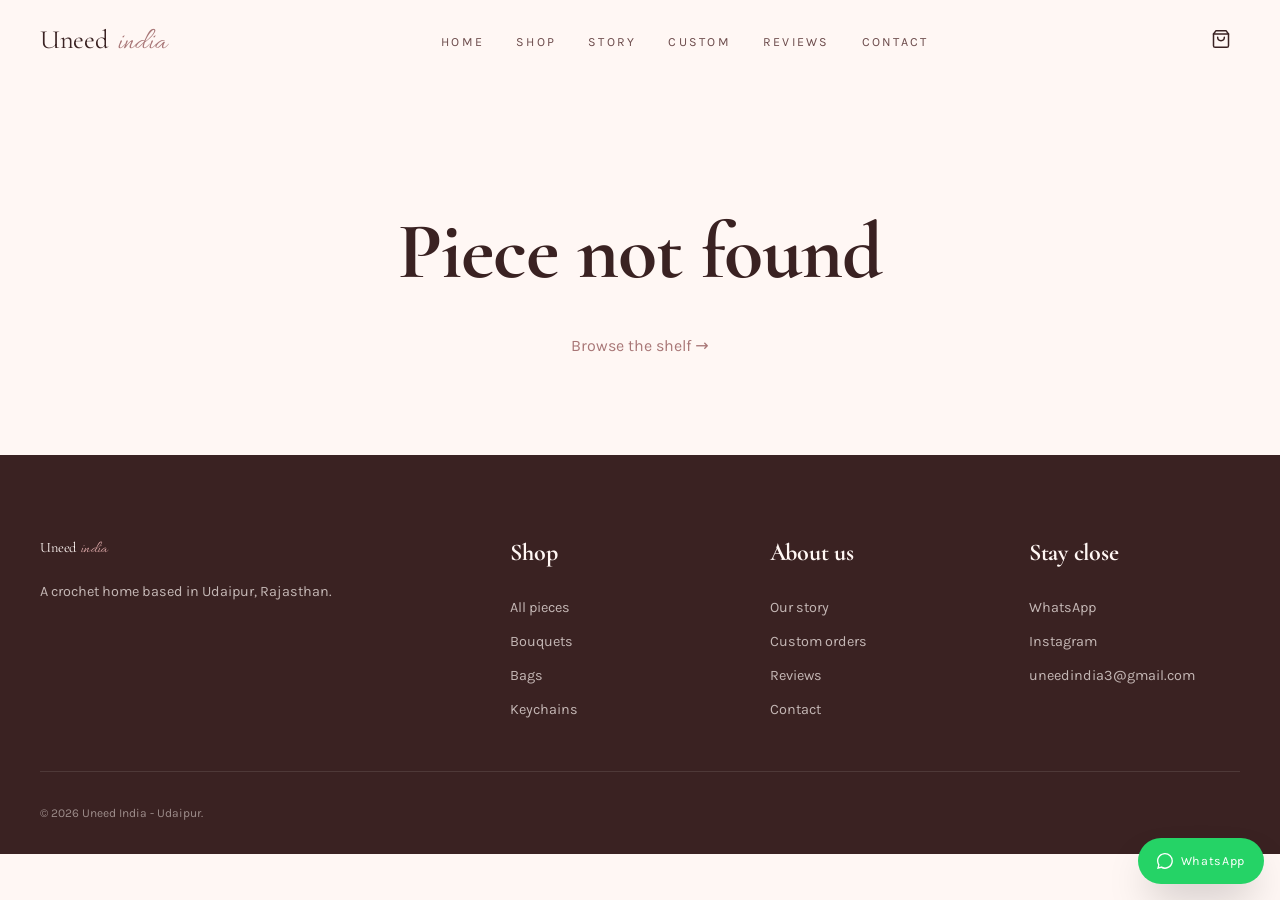
<file: product.html>
<!DOCTYPE html>
<html lang="en">
<head>
<meta charset="UTF-8"><meta name="viewport" content="width=device-width,initial-scale=1">
<title>Product , UneedIndia</title>
<link rel="preconnect" href="https://fonts.googleapis.com"><link rel="preconnect" href="https://fonts.gstatic.com" crossorigin>
<link href="https://fonts.googleapis.com/css2?family=Cormorant+Garamond:ital,wght@0,400;0,500;0,600;1,400;1,500&family=Karla:wght@300;400;500;600&family=Allura&display=swap" rel="stylesheet">
<link rel="stylesheet" href="assets/css/style.css">
</head>
<body>
<header class="site-header"></header>

<section style="padding:3rem 0">
  <div class="container">
    <div id="pd-root"></div>
  </div>
</section>

<footer class="site-footer"></footer>
<div class="sticky-cta"></div>

<script src="assets/js/data.js"></script>
<script src="assets/js/app.js"></script>
<script>
  const id = new URLSearchParams(location.search).get("id");
  const p = getProduct(id);
  const root = document.getElementById("pd-root");
  if (!p){
    root.innerHTML = `<div class="page-head"><h1>Piece not found</h1><p><a href="shop.html" style="color:var(--rose)">Browse the shelf →</a></p></div>`;
  } else {
    document.title = `${p.name} , UneedIndia`;
    root.innerHTML = `
      <a href="javascript:history.back()" class="btn btn-outline" style="margin-bottom:2rem">← Go back</a>
      <div style="display:grid;grid-template-columns:1fr 1fr;gap:3rem;align-items:center" class="pd-simple">
        <img src="${IMG(p.image)}" alt="${p.name}" style="width:100%;border-radius:6px;cursor:zoom-in" id="pd-img">
        <div>
          <h1 style="font-family:var(--font-display);font-size:3rem;line-height:1.1;margin-bottom:1rem">${p.name}</h1>
          <a href="shop.html" class="btn btn-outline" style="margin-top:1rem">← Back to shop</a>
        </div>
      </div>`;
    document.getElementById("pd-img").onclick = () => openLightbox(IMG(p.image), p.name);
  }
</script>
<style>
  @media (max-width: 720px){ .pd-simple{ grid-template-columns: 1fr !important; } }
</style>
</body>
</html>
</file>
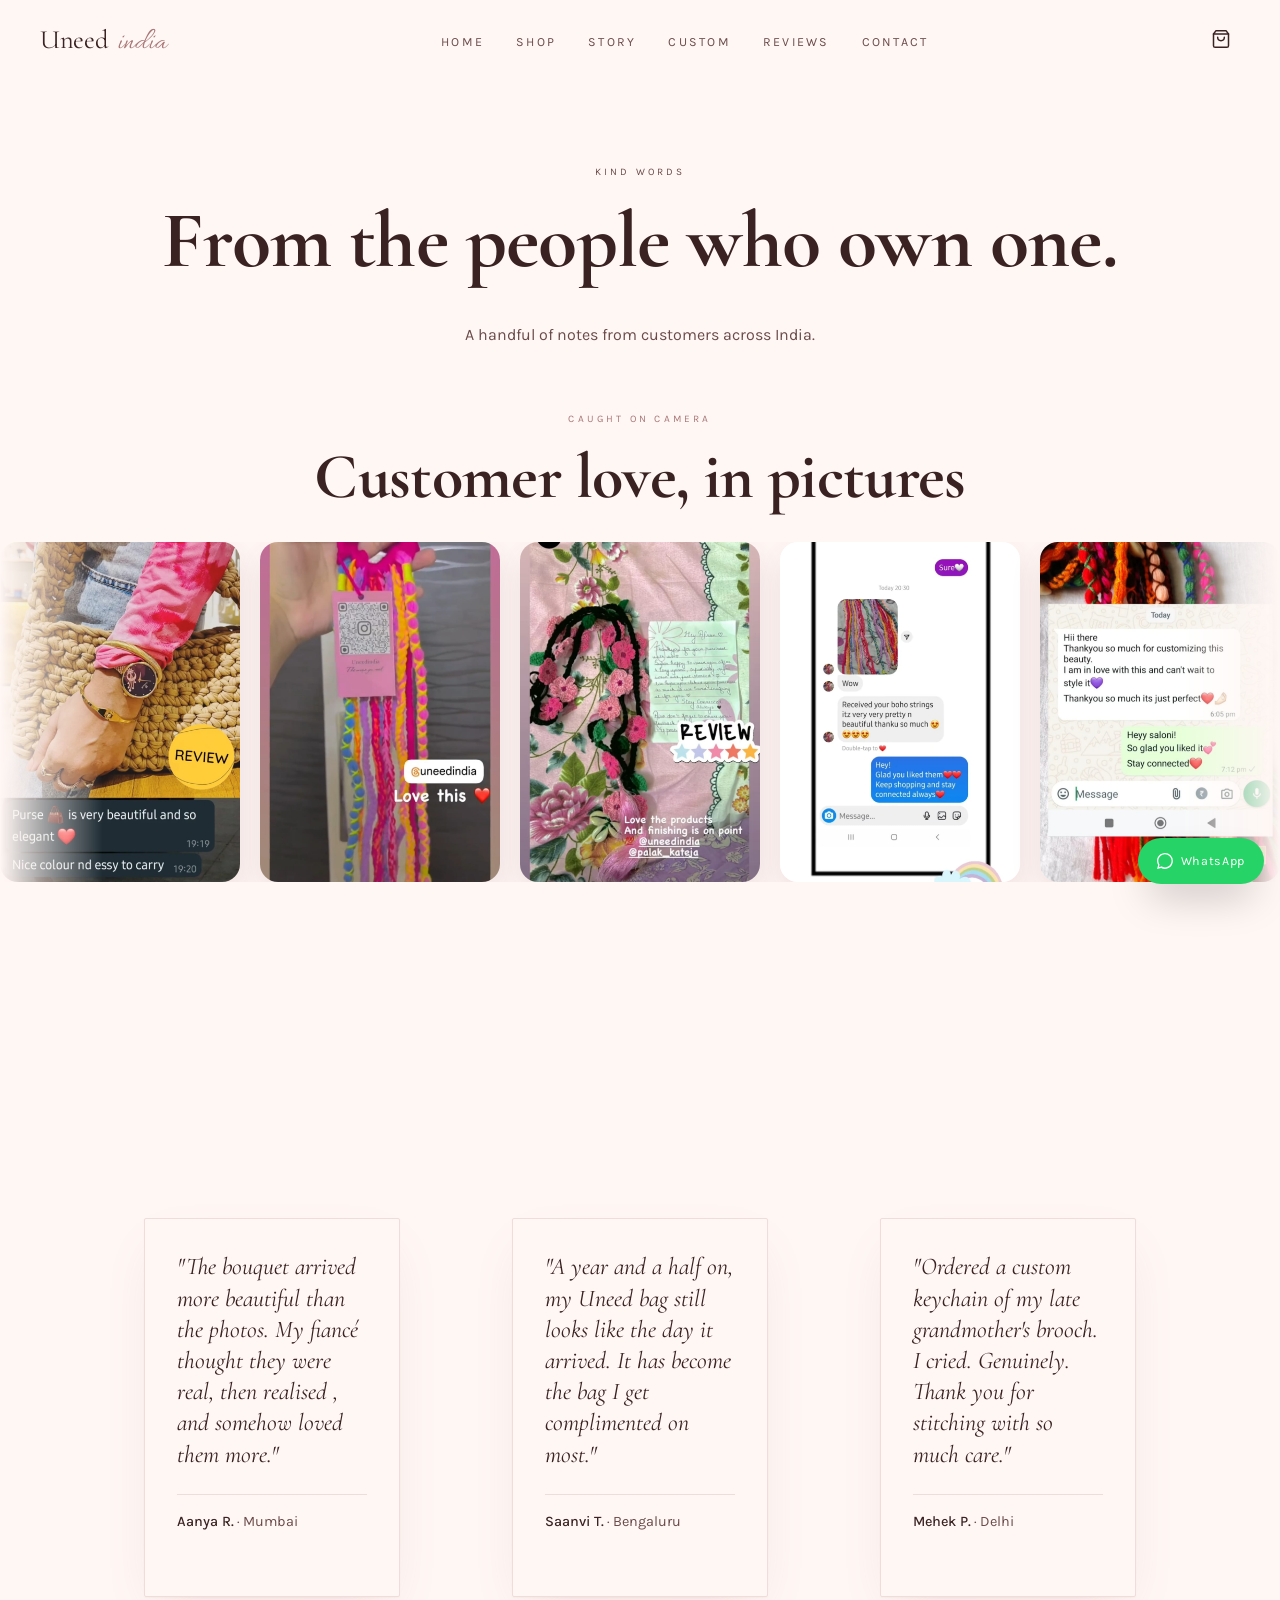
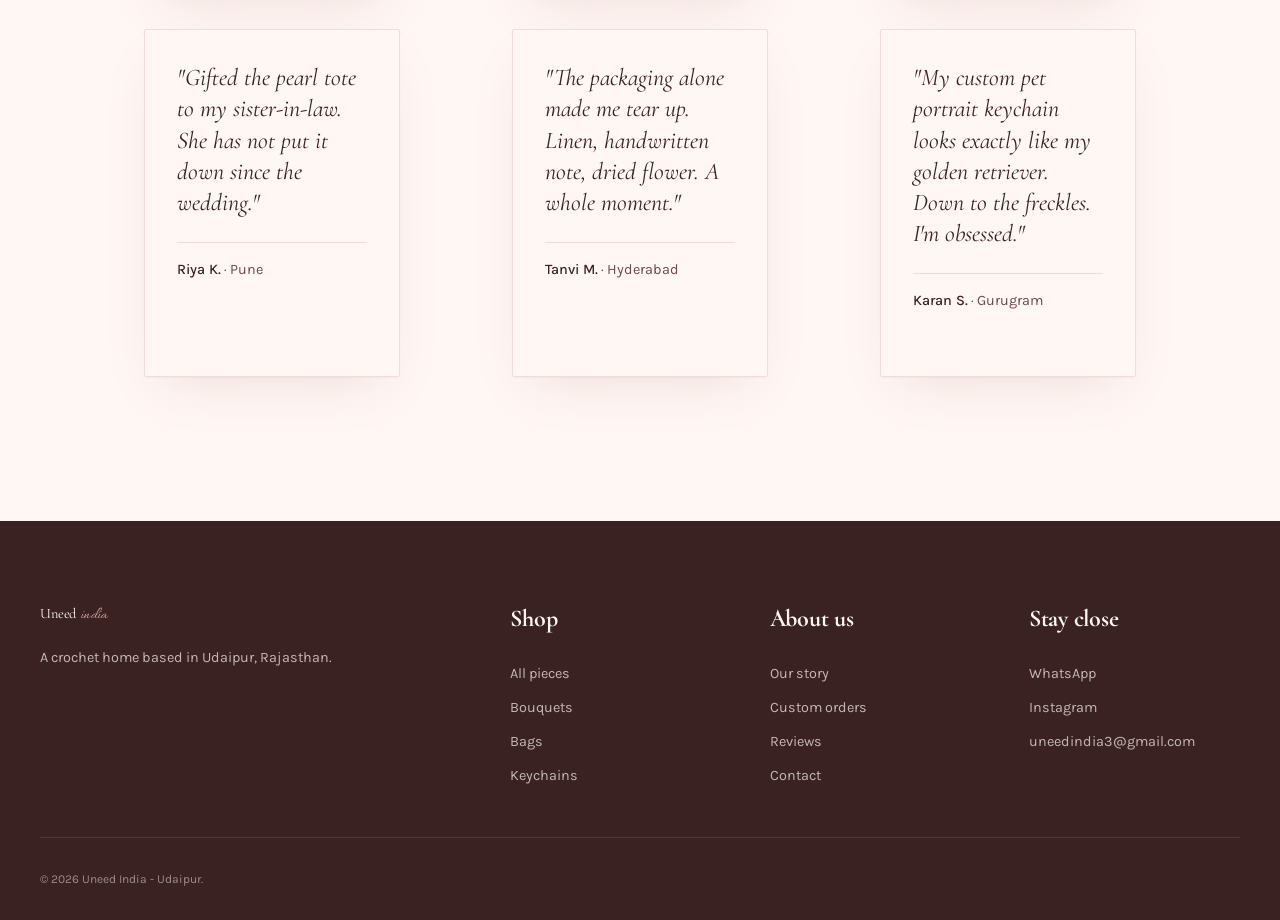
<file: reviews.html>
<!DOCTYPE html>
<html lang="en">
<head>
<meta charset="UTF-8"><meta name="viewport" content="width=device-width,initial-scale=1">
<title>Reviews , UneedIndia</title>
<link rel="preconnect" href="https://fonts.googleapis.com"><link rel="preconnect" href="https://fonts.gstatic.com" crossorigin>
<link href="https://fonts.googleapis.com/css2?family=Cormorant+Garamond:ital,wght@0,400;0,500;0,600;1,400;1,500&family=Karla:wght@300;400;500;600&family=Allura&display=swap" rel="stylesheet">
<link rel="stylesheet" href="assets/css/style.css">
</head>
<body>
<header class="site-header"></header>

<section class="page-head">
 <div class="container-sm">
 <p class="eyebrow">Kind words</p>
 <h1>From the people who own one.</h1>
 <p>A handful of notes from customers across India.</p>
 </div>
</section>

<section class="section" style="padding-top:1rem">
 <div class="reveal text-center" style="margin-bottom:1.5rem">
 <p class="eyebrow">Caught on camera</p>
 <h2 class="section-title mt-4">Customer love, in pictures</h2>
 </div>
 <div class="review-slider">
 <div class="review-track" id="reviewTrack">
 <img src="assets/products/img33.jpeg" alt="">
 <img src="assets/products/img34.jpeg" alt="">
 <img src="assets/products/img35.jpeg" alt="">
 <img src="assets/products/img36.jpeg" alt="">
 <img src="assets/products/img37.jpeg" alt="">
 <img src="assets/products/img38.jpeg" alt="">
 <img src="assets/products/img39.jpeg" alt="">
 <img src="assets/products/img33.jpeg" alt="">
 <img src="assets/products/img34.jpeg" alt="">
 <img src="assets/products/img35.jpeg" alt="">
 <img src="assets/products/img36.jpeg" alt="">
 <img src="assets/products/img37.jpeg" alt="">
 <img src="assets/products/img38.jpeg" alt="">
 <img src="assets/products/img39.jpeg" alt="">
 </div>

</section>

<section class="section">
 <div class="container-sm">
 <div class="testi-grid">
 <figure class="reveal testi"><p class="q">"The bouquet arrived more beautiful than the photos. My fiancé thought they were real, then realised , and somehow loved them more."</p><figcaption><strong>Aanya R.</strong> · Mumbai</figcaption></figure>
 <figure class="reveal testi"><p class="q">"A year and a half on, my Uneed bag still looks like the day it arrived. It has become the bag I get complimented on most."</p><figcaption><strong>Saanvi T.</strong> · Bengaluru</figcaption></figure>
 <figure class="reveal testi"><p class="q">"Ordered a custom keychain of my late grandmother's brooch. I cried. Genuinely. Thank you for stitching with so much care."</p><figcaption><strong>Mehek P.</strong> · Delhi</figcaption></figure>
 <figure class="reveal testi"><p class="q">"Gifted the pearl tote to my sister-in-law. She has not put it down since the wedding."</p><figcaption><strong>Riya K.</strong> · Pune</figcaption></figure>
 <figure class="reveal testi"><p class="q">"The packaging alone made me tear up. Linen, handwritten note, dried flower. A whole moment."</p><figcaption><strong>Tanvi M.</strong> · Hyderabad</figcaption></figure>
 <figure class="reveal testi"><p class="q">"My custom pet portrait keychain looks exactly like my golden retriever. Down to the freckles. I'm obsessed."</p><figcaption><strong>Karan S.</strong> · Gurugram</figcaption></figure>
 </div>
 </div>
</section>

<footer class="site-footer"></footer>
<div class="sticky-cta"></div>
<script src="assets/js/data.js"></script>
<script src="assets/js/app.js"></script>
<script>setupReveal();</script>
</body>
</html>
</file>
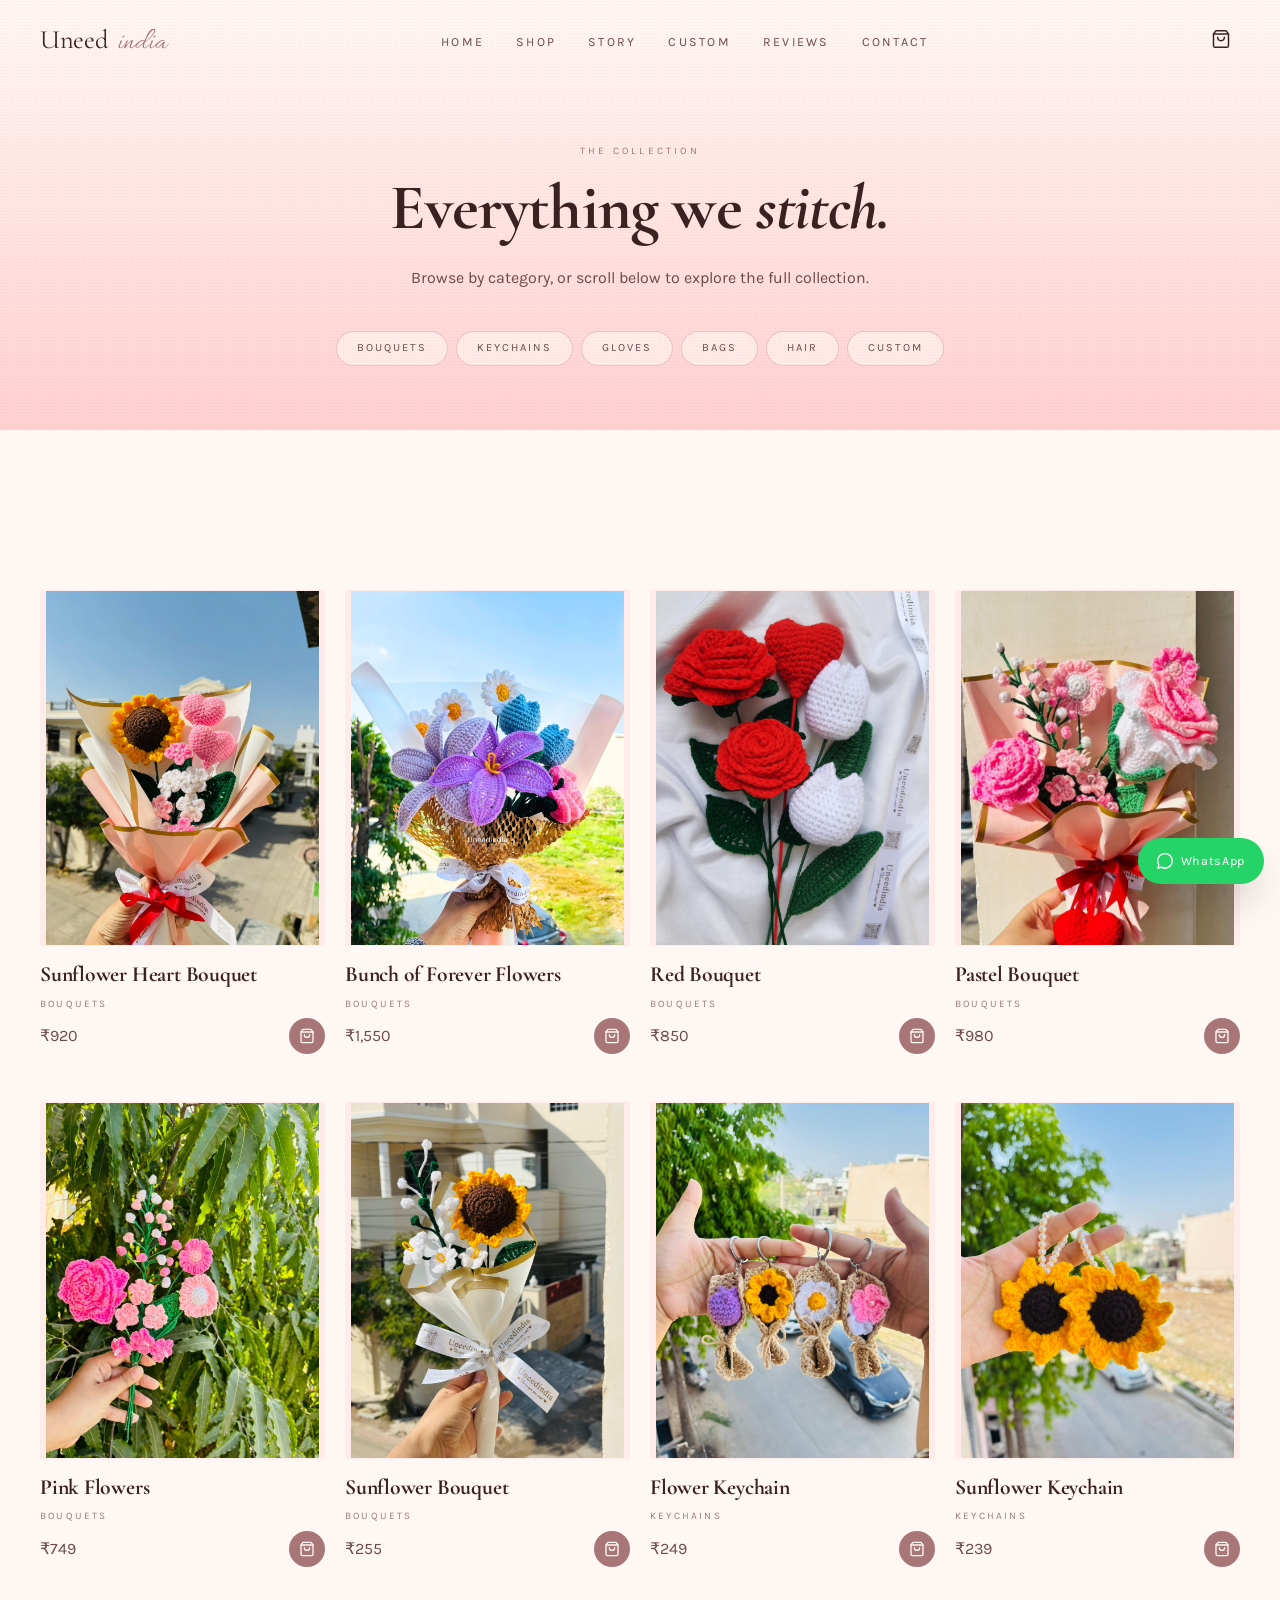
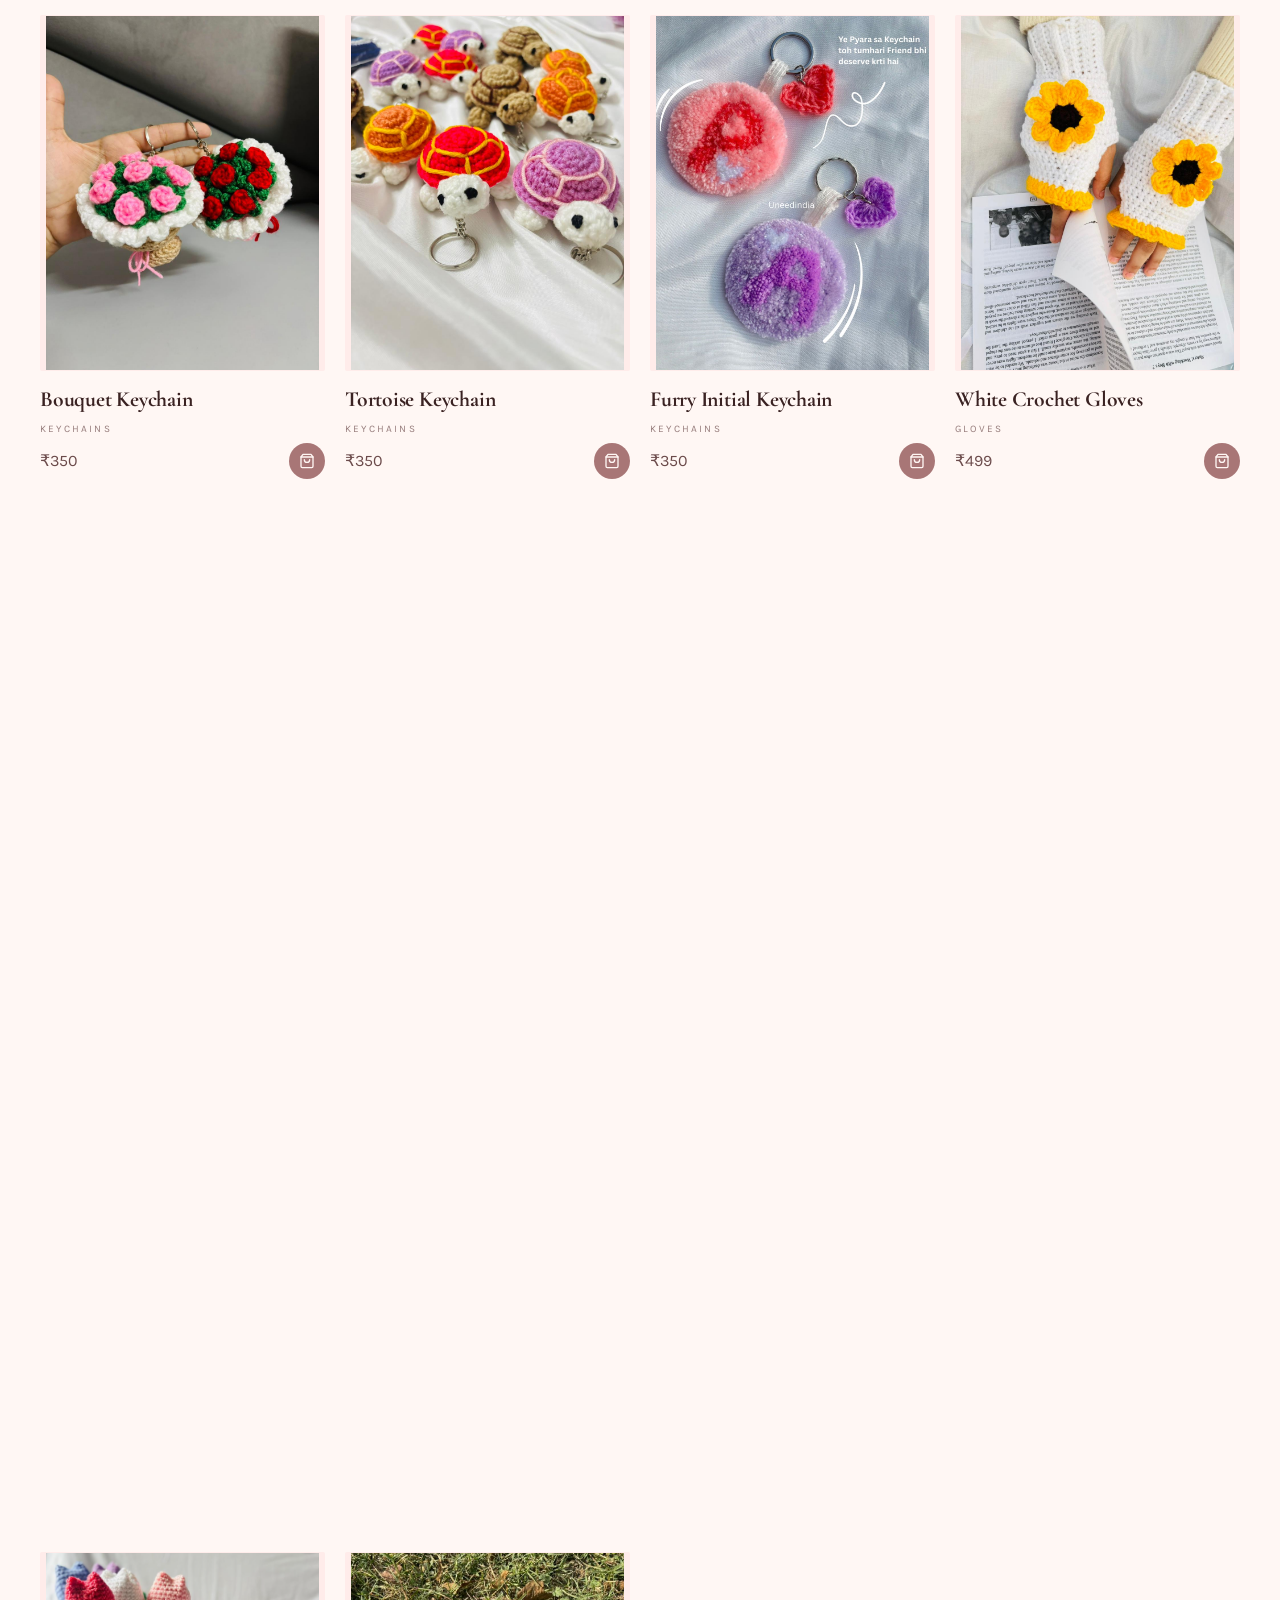
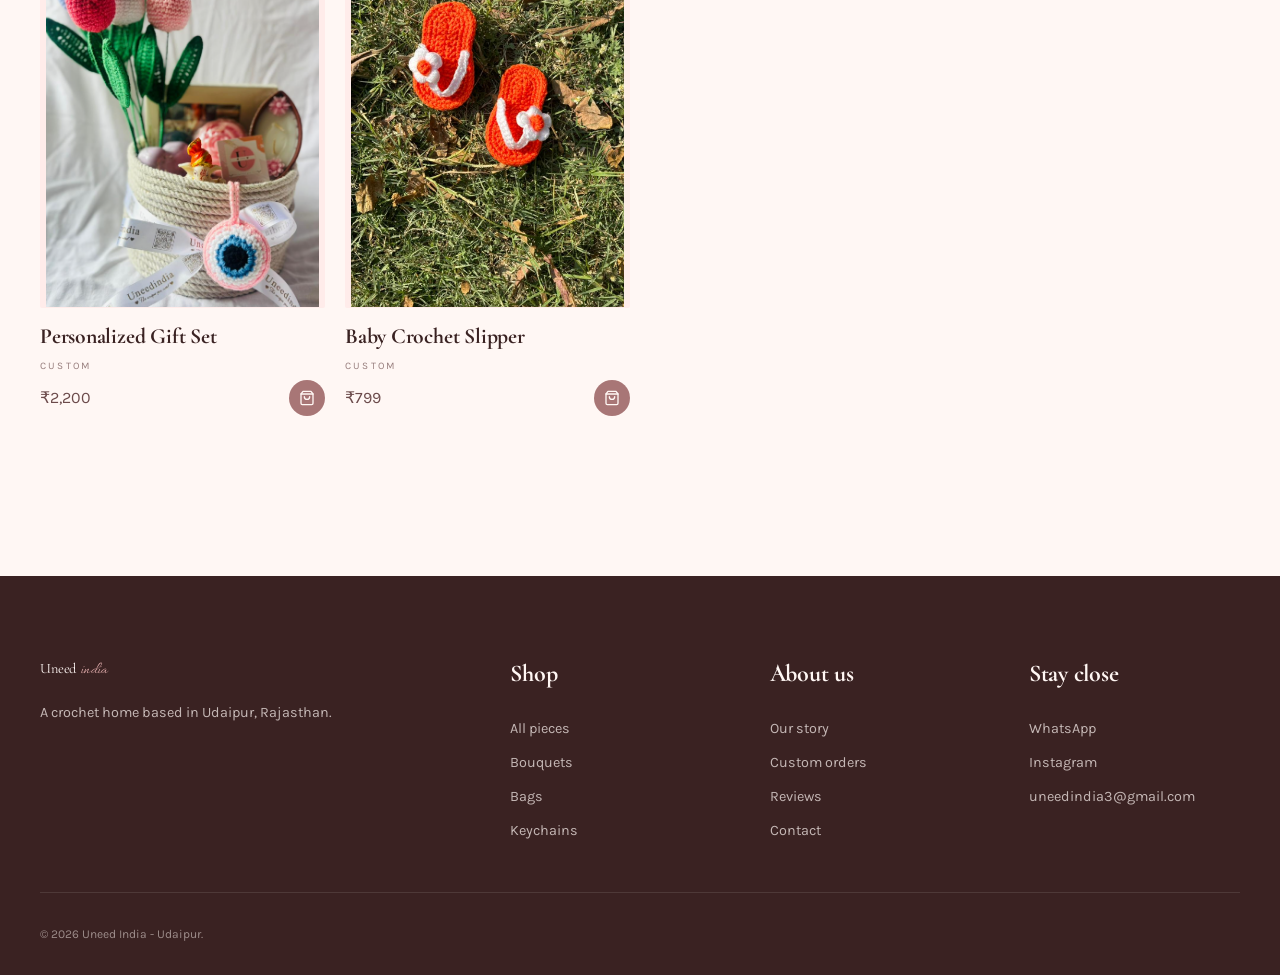
<file: shop.html>
<!DOCTYPE html>
<html lang="en">
<head>
<meta charset="UTF-8">
<meta name="viewport" content="width=device-width,initial-scale=1">
<title>Shop , UneedIndia</title>
<meta name="description" content="The full collection: handmade crochet bouquets, bags, keychains, gloves, hair accessories and custom keepsakes.">
<link rel="preconnect" href="https://fonts.googleapis.com"><link rel="preconnect" href="https://fonts.gstatic.com" crossorigin>
<link href="https://fonts.googleapis.com/css2?family=Cormorant+Garamond:ital,wght@0,400;0,500;0,600;1,400;1,500&family=Karla:wght@300;400;500;600&family=Allura&display=swap" rel="stylesheet">
<link rel="stylesheet" href="assets/css/style.css">
</head>
<body>
<header class="site-header"></header>

<section class="bg-gradient-blush grain" style="padding:9rem 0 4rem">
 <div class="container-sm text-center">
 <div class="reveal">
 <p class="eyebrow">The collection</p>
 <h1 style="font-size:4rem;margin-top:1rem;line-height:1.02">Everything we <span class="italic">stitch.</span></h1>
 <p style="margin:1.5rem auto 0;max-width:32rem;color:var(--clay);line-height:1.7">Browse by category, or scroll below to explore the full collection.</p>
 <div class="chips" id="chips"></div>
 </div>
 </div>
</section>

<section class="section">
 <div class="container">
 <div class="prod-grid" id="shop-grid"></div>
 </div>
</section>

<footer class="site-footer"></footer>
<div class="sticky-cta"></div>

<script src="assets/js/data.js"></script>
<script src="assets/js/app.js"></script>
<script>
 document.getElementById("chips").innerHTML = CATEGORIES.map(c =>
 `<a href="category.html?slug=${c.slug}">${c.name}</a>`).join("");
 const g = document.getElementById("shop-grid");
 PRODUCTS.forEach(p => g.appendChild(renderProductCard(p)));
 setupReveal();
</script>
</body>
</html>
</file>
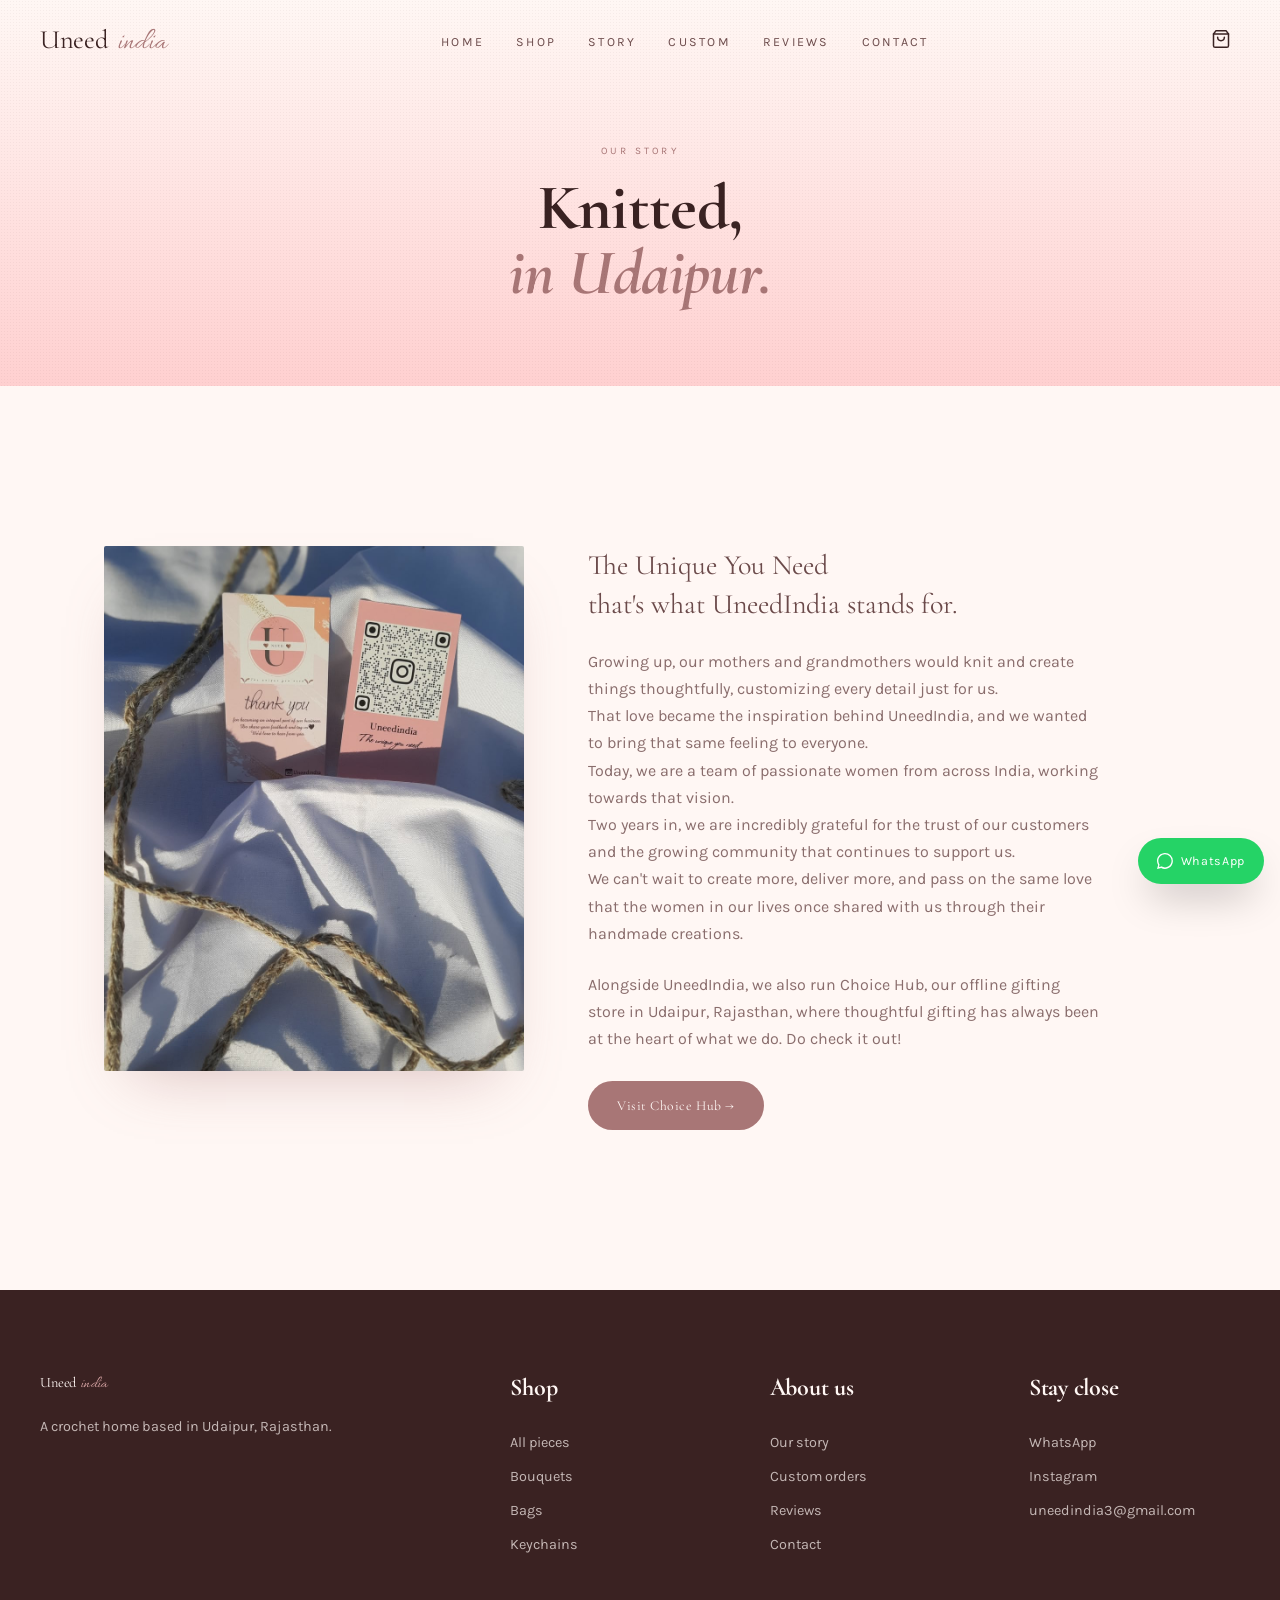
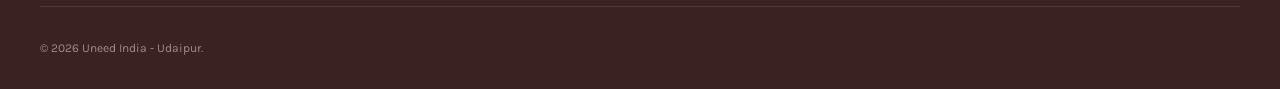
<file: story.html>
<!DOCTYPE html>
<html lang="en">
<head>
<meta charset="UTF-8"><meta name="viewport" content="width=device-width,initial-scale=1">
<title>Our Story · UneedIndia</title>
<link rel="preconnect" href="https://fonts.googleapis.com"><link rel="preconnect" href="https://fonts.gstatic.com" crossorigin>
<link href="https://fonts.googleapis.com/css2?family=Cormorant+Garamond:ital,wght@0,400;0,500;0,600;1,400;1,500&family=Karla:wght@300;400;500;600&family=Allura&display=swap" rel="stylesheet">
<link rel="stylesheet" href="assets/css/style.css">
</head>
<body>
<header class="site-header"></header>

<section class="bg-gradient-blush grain" style="padding:9rem 0 5rem">
  <div class="container-sm text-center reveal">
    <p class="eyebrow">Our story</p>
    <h1 style="font-size:4rem;margin-top:1rem;line-height:1.02">Knitted,<br><span class="italic" style="color:var(--rose)">in Udaipur.</span></h1>
  </div>
</section>

<section class="section">
  <div class="container-sm">
    <div class="editorial editorial-align">
      <div class="reveal">
        <img src="assets/images/uneed-card.jpeg" alt="Studio" style="aspect-ratio:4/5;width:100%;object-fit:cover;border-radius:2px" class="shadow-petal">
      </div>
      <div class="reveal body" style="padding-top:0">
        The Unique You Need <br>
        that's what UneedIndia stands for.
        <small>Growing up, our mothers and grandmothers would knit and create things thoughtfully, customizing every detail just for us. <br>
          That love became the inspiration behind UneedIndia, and we wanted to bring that same feeling to everyone. <br>
          Today, we are a team of passionate women from across India, working towards that vision. <br>
          Two years in, we are incredibly grateful for the trust of our customers and the growing community that continues to support us. <br>
          We can't wait to create more, deliver more, and pass on the same love that the women in our lives once shared with us through their handmade creations.
        </small>
        <small>Alongside UneedIndia, we also run Choice Hub, our offline gifting store in Udaipur, Rajasthan, where thoughtful gifting has always been at the heart of what we do. Do check it out!</small>
        <div style="margin-top:1.75rem">
          <a href="https://share.google/t2KyaQtDCql2rXxSe" target="_blank" rel="noreferrer" class="btn btn-primary">Visit Choice Hub →</a>
        </div>
      </div>
    </div>
  </div>
</section>

<footer class="site-footer"></footer>
<div class="sticky-cta"></div>
<script src="assets/js/data.js"></script>
<script src="assets/js/app.js"></script>
</body>
</html>
</file>
<file: assets/css/style.css>
/* UneedIndia , vanilla CSS port */
:root {
 --cream:#FFF7F4; --blush:#FFD0D0; --peach:#E1ACAC;
 --rose:#A87676; --rose-2:#CA8787; --clay:#6B4A4A; --ink:#3A2222;
 --border:#F1DCDC; --muted:#FBEEEA;
 --font-display:"Cormorant Garamond", ui-serif, Georgia, serif;
 --font-sans:"Karla", ui-sans-serif, system-ui, sans-serif;
 --font-script:"Allura", cursive;
}
*,*::before,*::after{box-sizing:border-box;border-color:var(--border)}
html{scroll-behavior:smooth}
body{margin:0;background:var(--cream);color:var(--ink);font-family:var(--font-sans);
 -webkit-font-smoothing:antialiased;font-feature-settings:"ss01","ss02";line-height:1.5}
h1,h2,h3,h4{font-family:var(--font-display);letter-spacing:-0.01em;margin:0}
p{margin:0}
a{color:inherit;text-decoration:none}
img{display:block;max-width:100%}
button{font:inherit;cursor:pointer;border:0;background:none;color:inherit}
::selection{background:var(--peach);color:var(--ink)}

.font-display{font-family:var(--font-display)}
.font-script{font-family:var(--font-script)}
.italic{font-style:italic}
.text-balance{text-wrap:balance}

/* layout */
.container{max-width:80rem;margin:0 auto;padding:0 1.5rem}
@media(min-width:768px){.container{padding:0 2.5rem}}
.container-sm{max-width:72rem;margin:0 auto;padding:0 1.5rem}
@media(min-width:768px){.container-sm{padding:0 2.5rem}}
.grid{display:grid;gap:1.25rem}
.flex{display:flex}
.center{display:flex;align-items:center;justify-content:center}

/* gradients & decoration */
.bg-gradient-warm{background:linear-gradient(135deg,#FFF7F4 0%,#FFD0D0 100%)}
.bg-gradient-blush{background:linear-gradient(180deg,#FFF7F4 0%,#FFD0D0 100%)}
.bg-gradient-rose{background:linear-gradient(135deg,#A87676 0%,#CA8787 50%,#E1ACAC 100%)}
.grain{position:relative}
.grain::after{content:"";position:absolute;inset:0;pointer-events:none;
 background-image:radial-gradient(rgba(58,34,34,.045) 1px,transparent 1px);
 background-size:3px 3px;mix-blend-mode:multiply}
.shadow-soft{box-shadow:0 1px 2px rgba(168,118,118,.06),0 20px 50px -20px rgba(168,118,118,.22)}
.shadow-petal{box-shadow:0 30px 60px -30px rgba(168,118,118,.45)}

/* header */
.site-header{position:fixed;top:0;left:0;right:0;z-index:50;transition:all .4s ease}
.site-header.scrolled{background:rgba(255,247,244,.85);backdrop-filter:blur(12px);
 border-bottom:1px solid var(--border)}
.site-header .inner{display:flex;align-items:center;justify-content:space-between;
 padding:1.25rem 1.5rem;max-width:80rem;margin:0 auto}
@media(min-width:768px){.site-header .inner{padding:1.25rem 2.5rem}}
.brand{font-family:var(--font-display);font-size:1.65rem;letter-spacing:-0.01em;color:var(--ink)}
.brand .amp{font-family:var(--font-script);color:var(--rose);font-size:1.4em;margin:0 .15em}
.nav-desktop{display:none;gap:2rem;font-size:.78rem;letter-spacing:.18em;
 text-transform:uppercase;color:var(--clay)}
@media(min-width:900px){.nav-desktop{display:flex}}
.nav-desktop a:hover{color:var(--rose)}
.icon-btn{position:relative;padding:.55rem;border-radius:999px;color:var(--ink);
 transition:background .2s}
.icon-btn:hover{background:rgba(225,172,172,.35)}
.cart-badge{position:absolute;top:-2px;right:-2px;min-width:18px;height:18px;
 background:var(--rose);color:var(--cream);font-size:10px;border-radius:999px;
 display:flex;align-items:center;justify-content:center;padding:0 5px;font-weight:600}
.menu-toggle{display:inline-flex}
@media(min-width:900px){.menu-toggle{display:none}}
.mobile-menu{display:none;background:var(--cream);border-bottom:1px solid var(--border);
 padding:1.5rem;flex-direction:column;gap:1.1rem;font-family:var(--font-display);font-size:1.5rem}
.mobile-menu.open{display:flex}
.mobile-menu a{color:var(--ink)}

/* buttons */
.btn{display:inline-flex;align-items:center;gap:.5rem;padding:.9rem 1.75rem;
 border-radius:999px;font-size:.85rem;letter-spacing:.04em;transition:transform .2s,background .2s,color .2s;
 border:1px solid transparent}
.btn-primary{background:var(--rose);color:var(--cream);box-shadow:0 30px 60px -30px rgba(168,118,118,.45)}
.btn-primary:hover{transform:scale(1.02)}
.btn-outline{border-color:rgba(168,118,118,.4);color:var(--rose)}
.btn-outline:hover{background:rgba(168,118,118,.1)}
.btn-dark{background:var(--ink);color:var(--cream)}
.btn-dark:hover{background:var(--clay)}
.btn-whatsapp{background:#25D366;color:#fff}
.btn-whatsapp:hover{background:#1ebd5a;color:#fff}
.btn-sm{padding:.55rem 1.1rem;font-size:.72rem;letter-spacing:.18em;text-transform:uppercase}
.eyebrow{font-size:10px;letter-spacing:.32em;text-transform:uppercase;color:var(--rose)}

/* hero */
.hero{position:relative;min-height:100svh;overflow:hidden;display:flex;
 flex-direction:column;align-items:center;justify-content:center;text-align:center;
 padding:8rem 1.5rem 5rem}
.hero .blob{position:absolute;border-radius:999px;filter:blur(80px);pointer-events:none}
.hero .blob.a{left:-5rem;top:10rem;width:420px;height:420px;background:rgba(225,172,172,.4)}
.hero .blob.b{right:0;bottom:5rem;width:520px;height:520px;background:rgba(255,208,208,.5)}
.hero-tag{position:relative;display:inline-block;border:1px solid rgba(168,118,118,.3);
 background:rgba(255,247,244,.6);backdrop-filter:blur(6px);padding:.35rem 1rem;
 font-size:10px;letter-spacing:.3em;text-transform:uppercase;color:var(--rose);
 border-radius:999px;margin-bottom:1.5rem}
.hero h1{position:relative;font-size:15vw;line-height:.95;text-align:center}
@media(min-width:768px){.hero h1{font-size:8.5rem}}
.hero h1 .accent{font-style:italic;color:var(--rose)}
.hero .lead{position:relative;margin-top:2rem;max-width:36rem;color:var(--clay);font-size:1.05rem;line-height:1.7}
.hero .cta{position:relative;margin-top:2.5rem;display:flex;flex-wrap:wrap;gap:.75rem;justify-content:center}

/* marquee */
.marquee{overflow:hidden;border-top:1px solid var(--border);border-bottom:1px solid var(--border);
 background:var(--cream);padding:1.5rem 0}
.marquee-track{display:flex;gap:1.5rem;width:max-content;animation:marquee 60s linear infinite}
.marquee:hover .marquee-track{animation-play-state:paused}
.marquee-track .tile{height:11rem;width:8rem;overflow:hidden;border-radius:2px;flex-shrink:0}
@media(min-width:768px){.marquee-track .tile{height:16rem;width:12rem}}
.marquee-track .tile img{height:100%;width:100%;object-fit:cover}
@keyframes marquee{from{transform:translateX(0)}to{transform:translateX(-50%)}}

/* sections */
section{position:relative}
.section{padding:7rem 0}
@media(min-width:768px){.section{padding:10rem 0}}
.section-title{font-size:3rem;line-height:1.05;color:var(--ink)}
@media(min-width:768px){.section-title{font-size:4rem}}
.section-title .accent{font-style:italic;color:var(--rose)}

/* reveal animation */
.reveal{opacity:0;transform:translateY(24px);transition:opacity .9s ease,transform .9s ease}
.reveal.in{opacity:1;transform:none}

/* editorial */
.editorial{display:grid;gap:4rem}
@media(min-width:768px){.editorial{grid-template-columns:5fr 7fr}}
.editorial h2{font-size:3rem;line-height:1.05;margin-top:1.5rem}
@media(min-width:768px){.editorial h2{font-size:3.75rem}}
.editorial .body{font-family:var(--font-display);font-size:1.5rem;line-height:1.4;color:var(--clay)}
@media(min-width:768px){.editorial .body{font-size:1.75rem;padding-top:3rem}}
.editorial .body small{display:block;font-family:var(--font-sans);font-size:1rem;
 color:rgba(107,74,74,.8);margin-top:1.5rem;line-height:1.7;max-width:32rem}

/* categories grid */
.cat-grid{display:grid;gap:1.25rem}
@media(min-width:768px){.cat-grid{grid-template-columns:repeat(3,1fr)}}
.cat-card{position:relative;display:block;aspect-ratio:4/5;overflow:hidden;border-radius:2px}
.cat-card img{width:100%;height:100%;object-fit:cover;transition:transform 1.4s ease}
.cat-card:hover img{transform:scale(1.1)}
.cat-card .overlay{position:absolute;inset:0;background:linear-gradient(to top,rgba(58,34,34,.6),transparent 60%)}
.cat-card .label{position:absolute;left:0;right:0;bottom:0;padding:1.75rem}
.cat-card .label .tagline{font-family:var(--font-script);font-size:1.5rem;color:var(--peach)}
.cat-card .label h3{font-size:2.25rem;color:var(--cream);margin-top:.25rem}

/* product card grid */
.prod-grid{display:grid;gap:3rem 1.25rem;grid-template-columns:repeat(2,1fr)}
@media(min-width:768px){.prod-grid{grid-template-columns:repeat(3,1fr)}}
@media(min-width:1024px){.prod-grid{grid-template-columns:repeat(4,1fr)}}
.prod-card{display:flex;flex-direction:column}
.prod-card .imgwrap{position:relative;overflow:hidden;aspect-ratio:4/5;border-radius:2px;
 background:rgba(255,208,208,.3);cursor:zoom-in}
.prod-card .imgwrap img{width:100%;height:100%;object-fit:cover;transition:transform 1.2s ease}
.prod-card .imgwrap:hover img{transform:scale(1.08)}
.prod-card .view-pill{position:absolute;left:50%;bottom:1rem;transform:translateX(-50%) translateY(8px);
 background:rgba(255,247,244,.95);color:var(--ink);padding:.45rem 1rem;border-radius:999px;
 font-size:10px;letter-spacing:.22em;text-transform:uppercase;opacity:0;transition:all .3s ease}
.prod-card .imgwrap:hover .view-pill{opacity:1;transform:translateX(-50%) translateY(0)}
.prod-card .body{margin-top:1rem;display:flex;flex-direction:column;gap:.4rem}
.prod-card .body a{display:block}
.prod-card h3{font-size:1.35rem;color:var(--ink);line-height:1.2}
.prod-card .meta{display:flex;align-items:center;justify-content:space-between;gap:.5rem}
.prod-card .price{font-size:1rem;color:var(--clay)}
.prod-card .cat{font-size:10px;letter-spacing:.22em;text-transform:uppercase;color:rgba(107,74,74,.7);margin-top:.15rem}
.add-btn{display:inline-flex;align-items:center;justify-content:center;width:36px;height:36px;
 border-radius:999px;background:var(--rose);color:var(--cream);transition:background .2s,transform .2s}
.add-btn:hover{background:var(--ink);transform:scale(1.05)}
.add-btn.added{background:#10b981}

/* dark process section */
.dark-sec{background:var(--ink);color:var(--cream);padding:7rem 0;overflow:hidden;position:relative}
@media(min-width:768px){.dark-sec{padding:10rem 0}}
.dark-sec .blob{position:absolute;right:-5rem;top:5rem;width:500px;height:500px;
 background:rgba(168,118,118,.2);border-radius:999px;filter:blur(80px)}
.dark-sec h2{font-size:3rem;line-height:1.05;max-width:48rem}
@media(min-width:768px){.dark-sec h2{font-size:4.5rem}}
.dark-sec h2 .accent{font-style:italic;color:var(--peach)}
.dark-sec .eyebrow{color:var(--peach)}
.process-grid{display:grid;gap:3rem;margin-top:5rem}
@media(min-width:768px){.process-grid{grid-template-columns:repeat(3,1fr)}}
.process-grid .step{border-top:1px solid rgba(255,247,244,.15);padding-top:2rem}
.process-grid .step .n{font-family:var(--font-display);letter-spacing:.3em;color:var(--peach);
 font-size:.85rem;margin-top:1.5rem}
.process-grid .step h3{font-size:1.85rem;margin-top:.75rem}
.process-grid .step p{margin-top:1rem;font-size:.9rem;color:rgba(255,247,244,.7);line-height:1.7}

/* custom CTA */
.cta-split{display:grid;gap:3rem;align-items:center;position:relative}
@media(min-width:768px){.cta-split{grid-template-columns:1fr 1fr}}
.cta-split .pic{aspect-ratio:4/5;overflow:hidden;border-radius:2px}
.cta-split .pic img{width:100%;height:100%;object-fit:cover}

/* testimonials */
.testi-grid{display:grid;gap:2rem}
@media(min-width:768px){.testi-grid{grid-template-columns:repeat(3,1fr)}}
.testi{display:flex;flex-direction:column;border:1px solid var(--border);background:var(--cream);
 padding:2rem;border-radius:2px;box-shadow:0 1px 2px rgba(168,118,118,.06),0 20px 50px -20px rgba(168,118,118,.22);height:100%}
.testi .q{font-family:var(--font-display);font-size:1.5rem;font-style:italic;line-height:1.3;color:var(--ink)}
.testi figcaption{margin-top:1.5rem;border-top:1px solid var(--border);padding-top:1rem;font-size:.9rem;color:var(--clay)}
.testi figcaption strong{color:var(--ink);font-weight:500}

/* footer */
.site-footer{background:var(--ink);color:var(--cream);padding:5rem 0 2rem}
.site-footer .cols{display:grid;gap:3rem}
@media(min-width:768px){.site-footer .cols{grid-template-columns:2fr 1fr 1fr 1fr}}
.site-footer h4{font-family:var(--font-display);font-size:1.5rem;margin-bottom:1.5rem}
.site-footer p,.site-footer a{color:rgba(255,247,244,.7);font-size:.9rem;line-height:1.8}
.site-footer a:hover{color:var(--peach)}
.site-footer ul{list-style:none;padding:0;margin:0;display:flex;flex-direction:column;gap:.5rem}
.site-footer .bottom{margin-top:3rem;padding-top:2rem;border-top:1px solid rgba(255,247,244,.1);
 display:flex;justify-content:space-between;font-size:.75rem;color:rgba(255,247,244,.5);flex-wrap:wrap;gap:1rem}

/* sticky CTA */
.sticky-cta{position:fixed;right:1.25rem;bottom:1.25rem;z-index:40;display:flex;flex-direction:column;gap:.6rem}
.sticky-cta a{display:inline-flex;align-items:center;gap:.5rem;padding:.85rem 1.2rem;
 border-radius:999px;box-shadow:0 20px 40px -10px rgba(0,0,0,.25);font-size:.78rem;
 letter-spacing:.05em}
.sticky-cta .wa{background:#25D366;color:#fff}
.sticky-cta .cart{background:var(--ink);color:var(--cream)}

/* cart drawer */
.drawer-backdrop{position:fixed;inset:0;background:rgba(58,34,34,.4);backdrop-filter:blur(4px);
 z-index:60;opacity:0;pointer-events:none;transition:opacity .3s}
.drawer-backdrop.open{opacity:1;pointer-events:auto}
.drawer{position:fixed;top:0;right:0;height:100%;width:100%;max-width:28rem;background:var(--cream);
 z-index:70;transform:translateX(100%);transition:transform .45s cubic-bezier(.22,1,.36,1);
 display:flex;flex-direction:column;box-shadow:0 30px 60px -30px rgba(168,118,118,.45)}
.drawer.open{transform:translateX(0)}
.drawer header{display:flex;align-items:center;justify-content:space-between;
 padding:1.25rem 1.5rem;border-bottom:1px solid var(--border)}
.drawer header h2{font-size:1.5rem;margin-top:.25rem}
.drawer .items{flex:1;overflow-y:auto;padding:1rem 1.5rem}
.drawer .items ul{list-style:none;margin:0;padding:0;display:flex;flex-direction:column;gap:1.25rem}
.drawer .items li{display:flex;gap:1rem;padding-bottom:1.25rem;border-bottom:1px solid rgba(241,220,220,.6)}
.drawer .items img{width:5rem;height:6rem;object-fit:cover;border-radius:2px;background:rgba(255,208,208,.3)}
.drawer .items .name{font-family:var(--font-display);font-size:1.1rem;color:var(--ink);line-height:1.2}
.drawer .items .cat{font-size:11px;letter-spacing:.18em;text-transform:uppercase;color:rgba(107,74,74,.7);margin-top:.2rem}
.qty-pill{display:inline-flex;align-items:center;border:1px solid var(--border);background:var(--cream);border-radius:999px}
.qty-pill button{padding:.5rem;color:var(--clay)}
.qty-pill button:hover{color:var(--rose)}
.qty-pill span{min-width:24px;text-align:center;font-size:.9rem}
.drawer footer{border-top:1px solid var(--border);background:rgba(255,208,208,.2);padding:1.25rem 1.5rem}
.drawer .empty{text-align:center;padding:4rem 1rem;color:var(--clay)}
.drawer .empty h3{font-family:var(--font-display);font-size:1.5rem;margin-top:1.5rem;color:var(--ink)}

/* lightbox */
.lightbox{position:fixed;inset:0;background:rgba(58,34,34,.85);backdrop-filter:blur(10px);
 z-index:80;display:none;align-items:center;justify-content:center;padding:1rem}
.lightbox.open{display:flex}
.lightbox img{max-height:88vh;max-width:92vw;object-fit:contain;border-radius:2px;cursor:zoom-out;
 box-shadow:0 30px 60px -30px rgba(168,118,118,.45);animation:lbIn .4s ease}
@keyframes lbIn{from{opacity:0;transform:scale(.92)}to{opacity:1;transform:scale(1)}}
.lightbox .close{position:absolute;top:1.25rem;right:1.25rem;width:2.75rem;height:2.75rem;
 border-radius:999px;background:rgba(255,247,244,.9);color:var(--ink);
 display:flex;align-items:center;justify-content:center;font-size:1.25rem;font-weight:300}
.lightbox .hint{position:absolute;bottom:1.25rem;left:50%;transform:translateX(-50%);
 font-size:10px;letter-spacing:.3em;text-transform:uppercase;color:rgba(255,247,244,.7)}

/* product detail */
.pd-grid{display:grid;gap:3rem;padding-top:8rem;padding-bottom:5rem}
@media(min-width:900px){.pd-grid{grid-template-columns:7fr 5fr}}
.pd-gallery{display:grid;gap:1rem}
.pd-main{aspect-ratio:4/5;overflow:hidden;border-radius:2px;cursor:zoom-in}
.pd-main img{width:100%;height:100%;object-fit:cover}
.pd-thumbs{display:grid;grid-template-columns:repeat(3,1fr);gap:.75rem}
.pd-thumbs button{aspect-ratio:1;overflow:hidden;border-radius:2px;border:2px solid transparent}
.pd-thumbs button.active{border-color:var(--rose)}
.pd-thumbs img{width:100%;height:100%;object-fit:cover}
.pd-info h1{font-size:3rem;line-height:1.05;margin-top:1rem}
@media(min-width:768px){.pd-info h1{font-size:3.75rem}}
.pd-info .price{font-family:var(--font-display);font-size:2rem;color:var(--ink);margin-top:1.5rem}
.pd-info .story{margin-top:1.5rem;color:var(--clay);line-height:1.7;font-size:1.05rem}
.pd-info .details{margin-top:2rem;padding-top:1.5rem;border-top:1px solid var(--border);
 list-style:none;padding-left:0;display:flex;flex-direction:column;gap:.5rem}
.pd-info .details li{font-size:.9rem;color:var(--clay);padding-left:1.2rem;position:relative}
.pd-info .details li::before{content:"·";position:absolute;left:.25rem;color:var(--rose);font-weight:bold;font-size:1.2rem;top:-0.2rem}
.pd-cta{display:flex;flex-wrap:wrap;gap:.75rem;margin-top:2rem}

/* cart & checkout pages */
.page-head{padding:9rem 0 3rem;text-align:center}
.page-head h1{font-size:3.5rem}
@media(min-width:768px){.page-head h1{font-size:5rem}}
.page-head p{color:var(--clay);max-width:36rem;margin:1.25rem auto 0;line-height:1.7}

.cart-page{display:grid;gap:2.5rem;padding-bottom:6rem}
@media(min-width:900px){.cart-page{grid-template-columns:2fr 1fr;align-items:start}}
.cart-list{display:flex;flex-direction:column;gap:1.5rem}
.cart-row{display:flex;gap:1.25rem;background:var(--cream);border:1px solid var(--border);
 border-radius:4px;padding:1.25rem;box-shadow:0 1px 2px rgba(168,118,118,.06),0 20px 50px -20px rgba(168,118,118,.18)}
.cart-row img{width:7rem;height:8rem;object-fit:cover;border-radius:2px;background:rgba(255,208,208,.3)}
.cart-row .info{flex:1;display:flex;flex-direction:column}
.cart-row h3{font-size:1.35rem;color:var(--ink);margin-bottom:.25rem}
.cart-row .row{display:flex;justify-content:space-between;align-items:center;margin-top:auto;gap:.75rem;flex-wrap:wrap}
.cart-row .remove{font-size:11px;letter-spacing:.2em;text-transform:uppercase;color:rgba(107,74,74,.7)}
.cart-row .remove:hover{color:var(--rose)}
.summary{position:sticky;top:6rem;background:rgba(255,208,208,.25);border:1px solid var(--border);
 border-radius:4px;padding:2rem}
.summary h3{font-size:1.5rem;margin-bottom:1.5rem}
.summary .line{display:flex;justify-content:space-between;padding:.5rem 0;color:var(--clay);font-size:.9rem}
.summary .total{display:flex;justify-content:space-between;border-top:1px solid var(--border);
 margin-top:1rem;padding-top:1.25rem;font-family:var(--font-display);font-size:1.75rem;color:var(--ink)}
.summary .btns{display:flex;flex-direction:column;gap:.6rem;margin-top:1.5rem}

.upi-box{background:var(--ink);color:var(--cream);padding:2rem;border-radius:4px;text-align:center;
 margin:2rem 0;box-shadow:0 30px 60px -30px rgba(168,118,118,.45)}
.upi-box .eyebrow{color:var(--peach)}
.upi-box .upi{font-family:var(--font-display);font-size:2.5rem;letter-spacing:.02em;margin:.75rem 0;word-break:break-all}
.upi-box .copy{display:inline-flex;align-items:center;gap:.4rem;padding:.5rem 1rem;border-radius:999px;
 background:rgba(255,247,244,.1);color:var(--cream);font-size:11px;letter-spacing:.18em;text-transform:uppercase}
.upi-box .copy:hover{background:rgba(255,247,244,.2)}
.steps{display:grid;gap:1.25rem;margin:2.5rem 0}
@media(min-width:768px){.steps{grid-template-columns:repeat(4,1fr)}}
.steps .step{background:var(--cream);border:1px solid var(--border);padding:1.5rem;border-radius:4px}
.steps .step .n{font-family:var(--font-display);font-size:2rem;color:var(--rose)}
.steps .step h4{font-size:1.1rem;margin-top:.5rem;color:var(--ink)}
.steps .step p{margin-top:.5rem;font-size:.85rem;color:var(--clay);line-height:1.6}

/* forms */
.form{display:flex;flex-direction:column;gap:1.25rem;max-width:36rem;margin:0 auto}
.form label{font-size:11px;letter-spacing:.2em;text-transform:uppercase;color:var(--clay);margin-bottom:.5rem;display:block}
.form input,.form textarea,.form select{width:100%;padding:.9rem 1rem;border:1px solid var(--border);
 background:var(--cream);border-radius:4px;font:inherit;color:var(--ink)}
.form input:focus,.form textarea:focus,.form select:focus{outline:none;border-color:var(--rose)}
.form textarea{min-height:8rem;resize:vertical}

/* category chips */
.chips{display:flex;flex-wrap:wrap;gap:.5rem;justify-content:center;margin-top:2.5rem}
.chips a{border:1px solid rgba(168,118,118,.3);background:rgba(255,247,244,.6);backdrop-filter:blur(6px);
 padding:.5rem 1.25rem;border-radius:999px;font-size:11px;letter-spacing:.18em;text-transform:uppercase;color:var(--clay)}
.chips a:hover{background:var(--rose);color:var(--cream)}

/* utilities */
.text-center{text-align:center}
.mt-4{margin-top:1rem}.mt-6{margin-top:1.5rem}.mt-8{margin-top:2rem}.mt-12{margin-top:3rem}.mt-16{margin-top:4rem}
.mb-4{margin-bottom:1rem}.mb-6{margin-bottom:1.5rem}.mb-12{margin-bottom:3rem}.mb-16{margin-bottom:4rem}
.hidden{display:none}

/* ---------- Brand wordmark (Uneed india) ---------- */
.brand .india-mark{
 font-family:var(--font-script);
 color:var(--rose);
 font-size:1em;
 margin-left:.35em;
 font-weight:400;
 letter-spacing:.01em;
}


/* ---------- Knitting reveal (v2) ---------- */
.knit-stage{
 position:relative;width:min(880px,92vw);margin:1.8rem auto .25rem;
}

.knit-frame{
 position:relative;width:100%;aspect-ratio: 1332 / 490;
 overflow:visible;border-radius:1.5rem;
 /* Premium blurred halo on a pseudo-layer so the artwork stays fully crisp & visible. */
 isolation:isolate;
}
.knit-frame::before{
 content:"";position:absolute;inset:-22% -14%;z-index:-1;
 background:
 radial-gradient(50% 55% at 50% 50%, rgba(255,232,232,.75), rgba(255,232,232,0) 75%),
 radial-gradient(120% 100% at 0% 50%, rgba(255,247,240,.55), transparent 70%),
 radial-gradient(120% 100% at 100% 50%, rgba(244,214,214,.50), transparent 70%);
 -webkit-mask-image: radial-gradient(closest-side at 50% 50%, #000 22%, rgba(0,0,0,.45) 60%, transparent 95%);
 mask-image: radial-gradient(closest-side at 50% 50%, #000 22%, rgba(0,0,0,.45) 60%, transparent 95%);
 filter: blur(22px);
 pointer-events:none;
}


.knit-img{
 position:absolute;left:0;top:0;width:100%;height:auto;
 filter: drop-shadow(0 24px 40px rgba(168,118,118,.18));


 /* Soft feathered reveal , no hard edge, blends into the artwork */
 -webkit-mask-image: linear-gradient(90deg,
 #000 0,
 #000 calc(var(--knit, 0%) - 6%),
 rgba(0,0,0,.6) calc(var(--knit, 0%) - 2%),
 rgba(0,0,0,.15) var(--knit, 0%),
 transparent calc(var(--knit, 0%) + 4%));
 mask-image: linear-gradient(90deg,
 #000 0,
 #000 calc(var(--knit, 0%) - 6%),
 rgba(0,0,0,.6) calc(var(--knit, 0%) - 2%),
 rgba(0,0,0,.15) var(--knit, 0%),
 transparent calc(var(--knit, 0%) + 4%));
 animation:
 knitWipe 7.2s cubic-bezier(.45,.05,.25,1) .4s forwards,
 knitBreath 5.5s ease-in-out 8s infinite;
}
.knit-veil{
 position:absolute;inset:-8% 0 18% 0;pointer-events:none;
 /* Soft blush aura that travels with the wand , no boxy band */
 background:
 radial-gradient(220px 130px at var(--knit, 0%) 50%, rgba(255,214,200,.45), rgba(232,168,168,.10) 55%, transparent 78%);
 mix-blend-mode:screen;opacity:0;
 animation: knitGlow 7.2s ease-in-out .4s forwards;
}
/* Magical light-pink shimmer that sweeps across the entire Uneed box */
.knit-frame::after{
 content:"";position:absolute;inset:0;
 pointer-events:none;border-radius:1.25rem;
 background: linear-gradient(115deg,
 transparent 30%,
 rgba(255,214,224,.55) 45%,
 rgba(255,228,236,.85) 50%,
 rgba(255,214,224,.55) 55%,
 transparent 70%);
 background-size: 240% 100%;
 background-position: 200% 0;
 mix-blend-mode: screen;opacity:0;
 animation: knitShimmer 4.2s ease-in-out 7.6s infinite;
}
/* Soft pink halo that blooms over the whole box between shimmer sweeps */
.knit-frame::before{
 content:"";position:absolute;inset:0;
 pointer-events:none;border-radius:1.25rem;
 background:
 radial-gradient(60% 80% at 30% 50%, rgba(255,205,220,.28), transparent 70%),
 radial-gradient(55% 75% at 75% 55%, rgba(255,220,230,.22), transparent 72%);
 mix-blend-mode: screen;opacity:0;
 animation: knitHalo 6.5s ease-in-out 8s infinite;
 z-index:1;
}
.knit-thread{ display:none; }
/* ===== Magic wand rig =====
 The wand follows the wipe edge gliding left → right, bobbing gently up & down
 as if casting magic onto the letters. Sparkles trail from the wand tip and
 a soft golden glow halos the reveal point. */
.knit-rig{ display:none; } /* legacy guard */

.wand-rig{
 position:absolute; top:50%; left:0;
 width:0; height:0;
 transform: translate(-50%, -50%);
 opacity:0;
 animation: wandGlide 7.2s cubic-bezier(.45,.05,.25,1) .4s forwards;
 pointer-events:none;
 z-index:3;
}
.wand-orbit{
 position:absolute; left:0; top:0;
 width:300px; height:300px;
 /* Anchor wand tip at the reveal edge; lady seated up-right stays above frame (overflow visible) */
 transform: translate(-12%, -82%);
 animation: wandBob 3.2s ease-in-out .4s infinite;
 will-change: transform;
}
.wand-img{
 position:absolute; inset:0;
 width:100%; height:100%;
 object-fit: contain;
 transform: rotate(-2deg);
 transform-origin: 15% 92%;
 filter:
 drop-shadow(0 10px 18px rgba(107,74,74,.28))
 drop-shadow(0 0 22px rgba(225,172,172,.55));
 animation: wandWave 3.2s ease-in-out .4s infinite;
}
.wand-glow{
 position:absolute; left:0; top:0;
 width:200px; height:200px;
 transform: translate(-50%, -50%);
 border-radius:50%;
 background:
 radial-gradient(circle, rgba(255,235,245,.75) 0%, rgba(255,200,220,.45) 30%, rgba(255,170,195,.25) 55%, transparent 75%);
 mix-blend-mode: screen;
 filter: blur(8px);
 animation: wandPulse 2.2s ease-in-out .4s infinite;
}
/* Rotating conic shimmer ring around the wand tip */
.wand-glow::after{
 content:"";position:absolute;inset:-20%;
 border-radius:50%;
 background: conic-gradient(from 0deg,
 rgba(255,225,235,.0) 0deg,
 rgba(255,200,220,.55) 60deg,
 rgba(255,240,245,.0) 120deg,
 rgba(255,210,225,.55) 200deg,
 rgba(255,240,245,.0) 260deg,
 rgba(255,200,220,.55) 320deg,
 rgba(255,225,235,.0) 360deg);
 filter: blur(10px);
 mix-blend-mode: screen;
 animation: wandSpin 5s linear infinite;
 opacity:.85;
}
.wand-spark{
 position:absolute; left:0; top:0;
 width:8px; height:8px; border-radius:50%;
 background: radial-gradient(circle, #fff 0%, #FFD6E2 45%, rgba(232,150,175,0) 70%);
 box-shadow: 0 0 10px rgba(255,220,232,.95), 0 0 22px rgba(232,150,175,.65), 0 0 36px rgba(255,180,205,.45);
 opacity:0;
 animation: sparkFloat 2.2s ease-out infinite;
}
.wand-spark.s1{ animation-delay:.4s; --sx: -10px; --sy: 18px; }
.wand-spark.s2{ animation-delay:.8s; --sx: 12px; --sy: 22px; }
.wand-spark.s3{ animation-delay:1.1s; --sx: -18px; --sy: -6px; width:6px;height:6px; }
.wand-spark.s4{ animation-delay:1.5s; --sx: 20px; --sy: 4px; width:5px;height:5px; }
.wand-spark.s5{ animation-delay:1.8s; --sx: -4px; --sy: 26px; width:7px;height:7px; }
.wand-spark.s6{ animation-delay:2.1s; --sx: 16px; --sy: -10px;width:5px;height:5px; }
/* Star-shaped twinkles using CSS , bigger statement sparkles */
.wand-spark.star{
 width:14px;height:14px;background:transparent;box-shadow:none;
 background:
 linear-gradient(#fff,#fff) center/100% 18% no-repeat,
 linear-gradient(#fff,#fff) center/18% 100% no-repeat;
 filter: drop-shadow(0 0 6px #ffd6e2) drop-shadow(0 0 12px #ffb4cc);
 animation: starTwinkle 2.6s ease-in-out infinite;
}
.wand-spark.star.t1{ animation-delay:.2s; --sx:-22px; --sy:-14px; }
.wand-spark.star.t2{ animation-delay:1.0s; --sx: 26px; --sy: 14px; }
.wand-spark.star.t3{ animation-delay:1.7s; --sx: 8px; --sy:-22px; }

@property --knit { syntax: '<percentage>'; inherits: false; initial-value: 0%; }

@keyframes knitWipe{
 0% { --knit: 0%; }
 100% { --knit: 106%; }
}
@keyframes knitGlow{
 0% { opacity:0; }
 10% { opacity:.9; }
 92% { opacity:.7; }
 100% { opacity:0; }
}
@keyframes knitLine{ to { opacity:0; } }
@keyframes knitBreath{
 0%, 100% { filter: drop-shadow(0 24px 40px rgba(168,118,118,.18)) drop-shadow(0 0 0 rgba(255,214,200,0)); }
 50% { filter: drop-shadow(0 24px 40px rgba(168,118,118,.22)) drop-shadow(0 0 22px rgba(255,214,200,.55)); }
}
@keyframes knitShimmer{
 0% { opacity:0; background-position: 200% 0; }
 20% { opacity:1; }
 60% { opacity:1; }
 100% { opacity:0; background-position: -120% 0; }
}
@keyframes knitHalo{
 0%, 100% { opacity:0; }
 50% { opacity:1; }
}

/* Smooth, premium glide , single eased motion mirroring the wipe */
@keyframes wandGlide{
 0% { opacity:0; left:-2%; }
 6% { opacity:1; }
 94% { opacity:1; }
 100% { opacity:0; left:104%; }
}
/* Gentle up & down bobbing , magical hover */
@keyframes wandBob{
 0%, 100% { transform: translate(-12%, -84%); }
 50% { transform: translate(-12%, -78%); }
}
/* Subtle wrist flick */
@keyframes wandWave{
 0%, 100% { transform: rotate(-2deg); }
 50% { transform: rotate(2deg); }
}
@keyframes wandPulse{
 0%, 100% { opacity:.55; transform: translate(-50%,-50%) scale(1); }
 50% { opacity:.95; transform: translate(-50%,-50%) scale(1.18); }
}
@keyframes sparkFloat{
 0% { opacity:0; transform: translate(0,0) scale(.4); }
 25% { opacity:1; }
 100% { opacity:0; transform: translate(var(--sx,12px), calc(var(--sy,-20px) - 22px)) scale(1.2); }
}
@keyframes wandSpin{
 to { transform: rotate(360deg); }
}
@keyframes starTwinkle{
 0%, 100% { opacity:0; transform: translate(0,0) scale(.3) rotate(0deg); }
 30% { opacity:1; transform: translate(calc(var(--sx,0px)*.5), calc(var(--sy,0px)*.5)) scale(1) rotate(45deg); }
 70% { opacity:.9; transform: translate(var(--sx,0px), var(--sy,0px)) scale(1.2) rotate(90deg); }
}

@media (prefers-reduced-motion:reduce){
 .knit-img{ animation:none; --knit:100%; -webkit-mask-image:none; mask-image:none; }
 .knit-veil,.knit-thread,.wand-rig{ display:none; }
}


/* ---------- Brand wordmark override (Uneed india) ---------- */
.brand .india-mark{
 font-family:var(--font-script);
 color:var(--rose);
 font-size:1em;
 margin-left:.35em;
 font-weight:400;
 letter-spacing:.01em;
}

/* ---------- Hero heading override ---------- */
.hero h1.hero-title{
 font-size:clamp(2rem, 4.8vw, 3.6rem);
 line-height:1.1;text-align:center;margin-top:1.5rem;
 font-weight:500;letter-spacing:-.015em;
}
.hero h1.hero-title .accent{font-style:italic;color:var(--rose)}

/* ===== Review Carousel ===== */
.review-slider{overflow:hidden;width:100%;margin-top:2rem;-webkit-mask-image:linear-gradient(90deg,transparent,#000 8%,#000 92%,transparent);mask-image:linear-gradient(90deg,transparent,#000 8%,#000 92%,transparent)}
.review-track{display:flex;gap:20px;width:max-content;animation:scrollReviews 40s linear infinite}
.review-track img{width:240px;height:340px;object-fit:cover;border-radius:18px;box-shadow:0 12px 30px rgba(120,60,80,.12);transition:transform .4s ease}
.review-track img:hover{transform:scale(1.04)}
.review-slider:hover .review-track{animation-play-state:paused}
@keyframes scrollReviews{0%{transform:translateX(0)}100%{transform:translateX(-50%)}}
@media (max-width:768px){.review-track img{width:170px;height:250px}}

/* Story page : align image + text starting at same top, no padding offset on body */
.editorial-align{align-items:start}
.editorial-align .body{padding-top:0 !important}

/* Knit reveal : lift slightly so descenders are not clipped */
.knit-stage{
  margin-top:.4rem;
  padding:1.2rem 1.5rem 1.5rem;
  overflow:visible;
}
.knit-frame{
  overflow:visible;
  -webkit-mask-image:none;
          mask-image:none;
}
/* Remove all pink shimmer / halo / veil from the box */
.knit-frame::before,
.knit-frame::after,
.knit-veil{
  display:none !important;
  content:none !important;
  background:none !important;
  animation:none !important;
  opacity:0 !important;
}
.knit-img{
  top:-4%;
}

/* ===========================================================
   RESPONSIVE HARDENING PATCH
   Goal: keep design identical, but guarantee no overflow,
   clipping, or broken layout across phones, tablets, laptops,
   iPad, iPhone, Android, desktops. No design changes.
   =========================================================== */

html, body { max-width: 100%; overflow-x: hidden; }
img, video, svg, iframe { max-width: 100%; height: auto; }
*, *::before, *::after { min-width: 0; }

/* Allow any long word/URL/email to break instead of overflowing */
p, h1, h2, h3, h4, h5, h6, a, span, li, figcaption, .brand, .upi-box .upi {
  overflow-wrap: anywhere;
  word-break: break-word;
}

/* ---- Container safety on very small screens ---- */
@media (max-width: 380px) {
  .container, .container-sm { padding-left: 1rem; padding-right: 1rem; }
  .site-header .inner { padding-left: 1rem; padding-right: 1rem; }
}

/* ---- Header / brand on small screens ---- */
@media (max-width: 480px) {
  .brand { font-size: 1.25rem; }
  .site-header .inner { padding-top: .9rem; padding-bottom: .9rem; gap:.5rem; }
  .icon-btn { padding: .45rem; }
}
/* Stop nav-row crowding on tiny screens */
.site-header .inner > * { min-width: 0; }

/* ---- Hero scaling fix (prevents giant 15vw heading clipping) ---- */
.hero { padding-left: 1rem; padding-right: 1rem; }
.hero h1 { font-size: clamp(2.6rem, 12vw, 8.5rem); word-break: break-word; }
@media (max-width: 480px) {
  .hero { padding-top: 7rem; padding-bottom: 3.5rem; min-height: auto; }
  .hero .lead { font-size: .98rem; margin-top: 1.25rem; }
  .hero .cta { margin-top: 1.75rem; }
  .hero .cta .btn { padding: .8rem 1.3rem; font-size: .8rem; }
}
/* Soften the giant blur blobs so they don't cause horizontal scroll on phones */
@media (max-width: 640px) {
  .hero .blob.a { width: 260px; height: 260px; left: -4rem; top: 6rem; }
  .hero .blob.b { width: 300px; height: 300px; right: -3rem; bottom: 2rem; }
  .dark-sec .blob { width: 280px; height: 280px; right: -4rem; }
}

/* ---- Section padding trim on phones ---- */
@media (max-width: 640px) {
  .section { padding: 4.5rem 0; }
  .dark-sec { padding: 4.5rem 0; }
  .section-title { font-size: 2.25rem; }
  .editorial { gap: 2.25rem; }
  .editorial h2 { font-size: 2.25rem; }
  .editorial .body { font-size: 1.2rem; }
  .editorial .body small { font-size: .92rem; }
  .process-grid { margin-top: 2.5rem; gap: 2rem; }
  .process-grid .step h3 { font-size: 1.5rem; }
}

/* ---- Page header trim on phones ---- */
@media (max-width: 640px) {
  .page-head { padding: 7rem 1rem 2rem; }
  .page-head h1 { font-size: 2.5rem; }
  .page-head p { font-size: .95rem; }
}

/* ---- Tablet nav: visible breakpoint already 900px (kept).
   Make burger menu pleasant on mid widths ---- */
.mobile-menu { padding-left: 1.25rem; padding-right: 1.25rem; }
@media (max-width: 480px) {
  .mobile-menu { font-size: 1.25rem; gap: .9rem; padding: 1.25rem; }
}

/* ---- Cart drawer: full width on small phones ---- */
@media (max-width: 480px) {
  .drawer { max-width: 100%; }
  .drawer header { padding: 1rem 1.1rem; }
  .drawer .items { padding: 1rem 1.1rem; }
  .drawer footer { padding: 1rem 1.1rem; }
}

/* ---- Sticky floating CTA: don't sit over content / safe-area for iPhone ---- */
.sticky-cta {
  right: max(1rem, env(safe-area-inset-right));
  bottom: max(1rem, env(safe-area-inset-bottom));
}
@media (max-width: 480px) {
  .sticky-cta a { padding: .75rem 1rem; font-size: .72rem; }
}

/* ---- Product detail: stack cleanly on tablet ---- */
@media (max-width: 899px) {
  .pd-grid { padding-top: 7rem; gap: 2rem; }
  .pd-info h1 { font-size: 2.4rem; }
  .pd-info .price { font-size: 1.6rem; }
  .pd-cta .btn { flex: 1 1 auto; justify-content: center; }
}

/* ---- Cart page summary should not be sticky on small screens ---- */
@media (max-width: 899px) {
  .summary { position: static; }
}
.cart-row { flex-wrap: wrap; }
@media (max-width: 480px) {
  .cart-row img { width: 5.5rem; height: 6.5rem; }
  .cart-row h3 { font-size: 1.15rem; }
  .upi-box .upi { font-size: 1.6rem; }
}

/* ---- Forms ---- */
.form input, .form textarea, .form select { max-width: 100%; }

/* ---- Footer ---- */
@media (max-width: 640px) {
  .site-footer { padding: 3.5rem 0 1.5rem; }
  .site-footer .cols { gap: 2rem; }
  .site-footer .bottom { flex-direction: column; align-items: flex-start; }
}

/* ---- Marquee: ensure no horizontal page scroll, only inside marquee ---- */
.marquee { width: 100%; }

/* ---- Knit reveal: keep within viewport on tiny screens ---- */
@media (max-width: 640px) {
  .knit-stage { width: 96vw; padding: .5rem .25rem .75rem; }
  .wand-orbit { width: 180px; height: 180px; }
  .wand-glow { width: 120px; height: 120px; }
}

/* ---- Buttons inside flex rows wrap cleanly ---- */
.btn { white-space: nowrap; }
@media (max-width: 380px) {
  .btn { padding: .8rem 1.2rem; font-size: .8rem; }
}

/* ---- Lightbox: respect safe areas ---- */
.lightbox { padding: max(1rem, env(safe-area-inset-top)) 1rem max(1rem, env(safe-area-inset-bottom)); }

/* ---- Tap target accessibility ---- */
@media (hover: none) {
  .icon-btn, .add-btn, .qty-pill button { min-width: 40px; min-height: 40px; }
}
</file>
